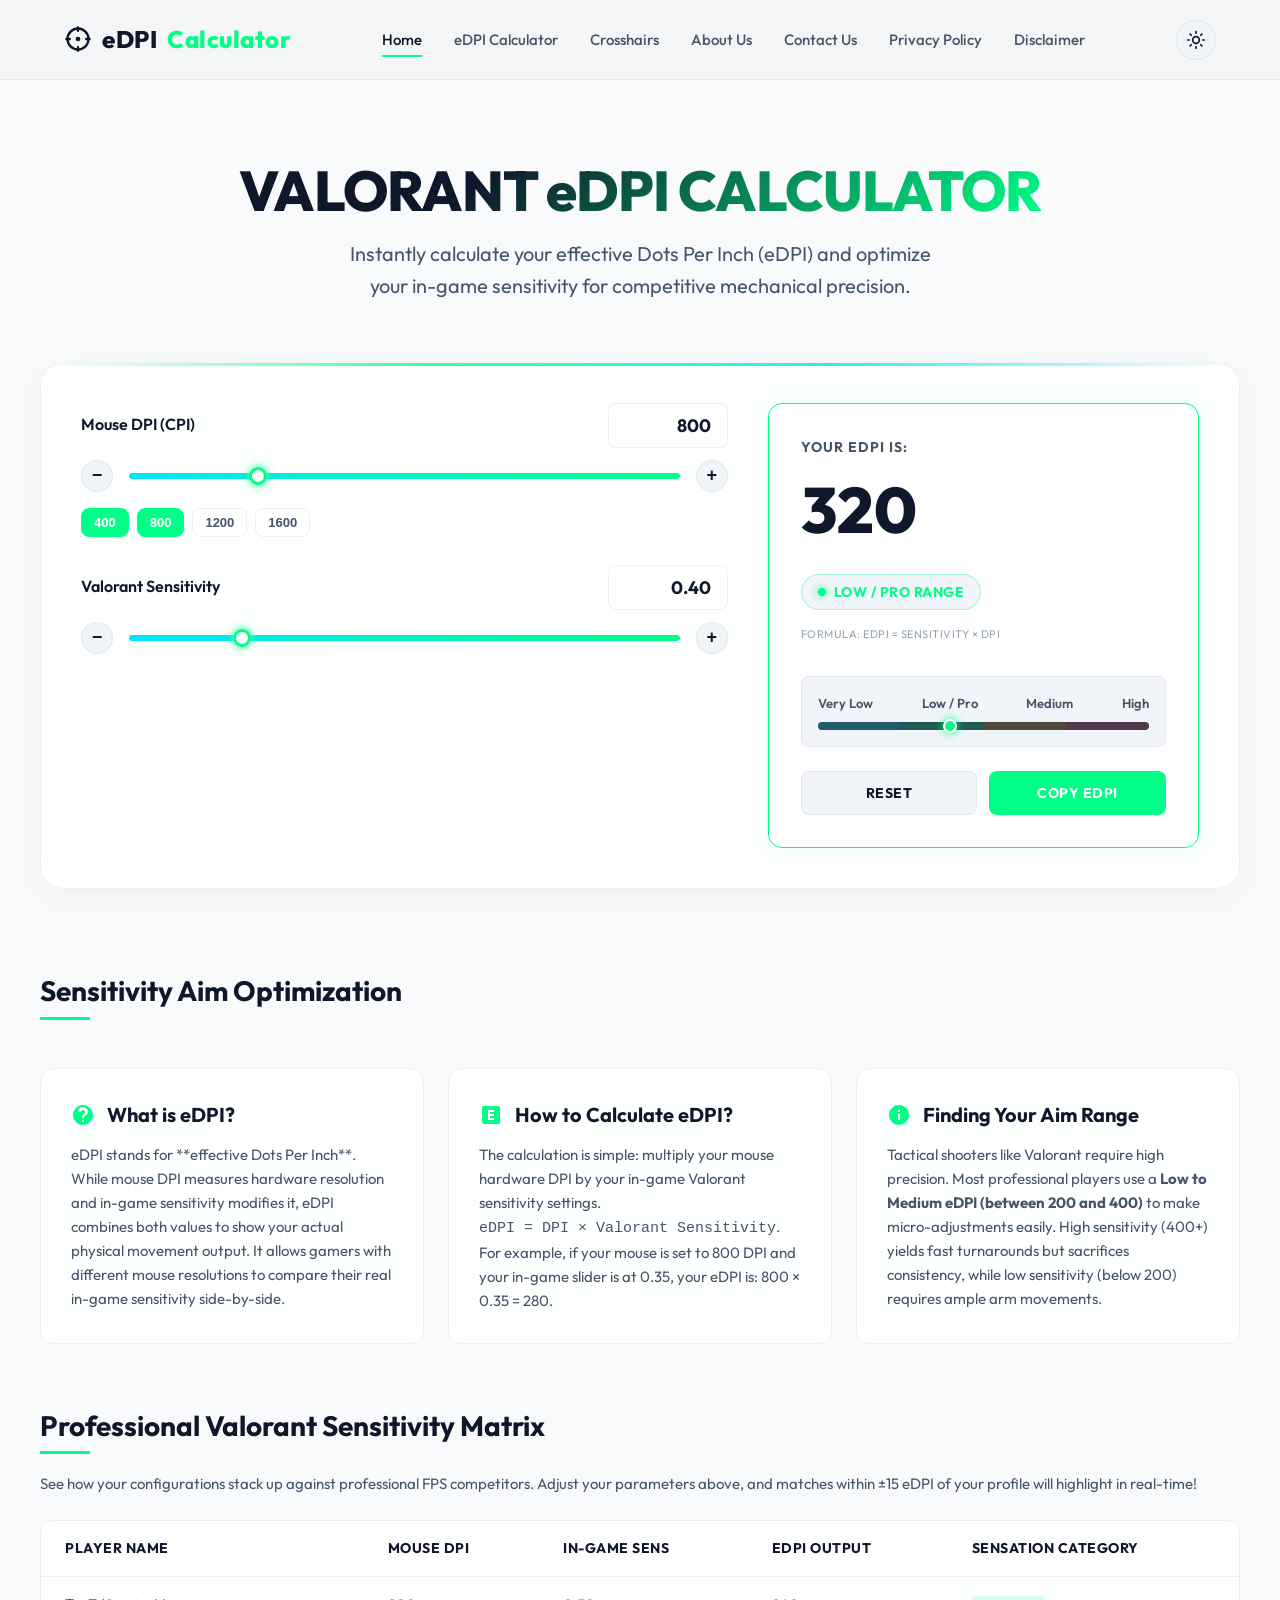
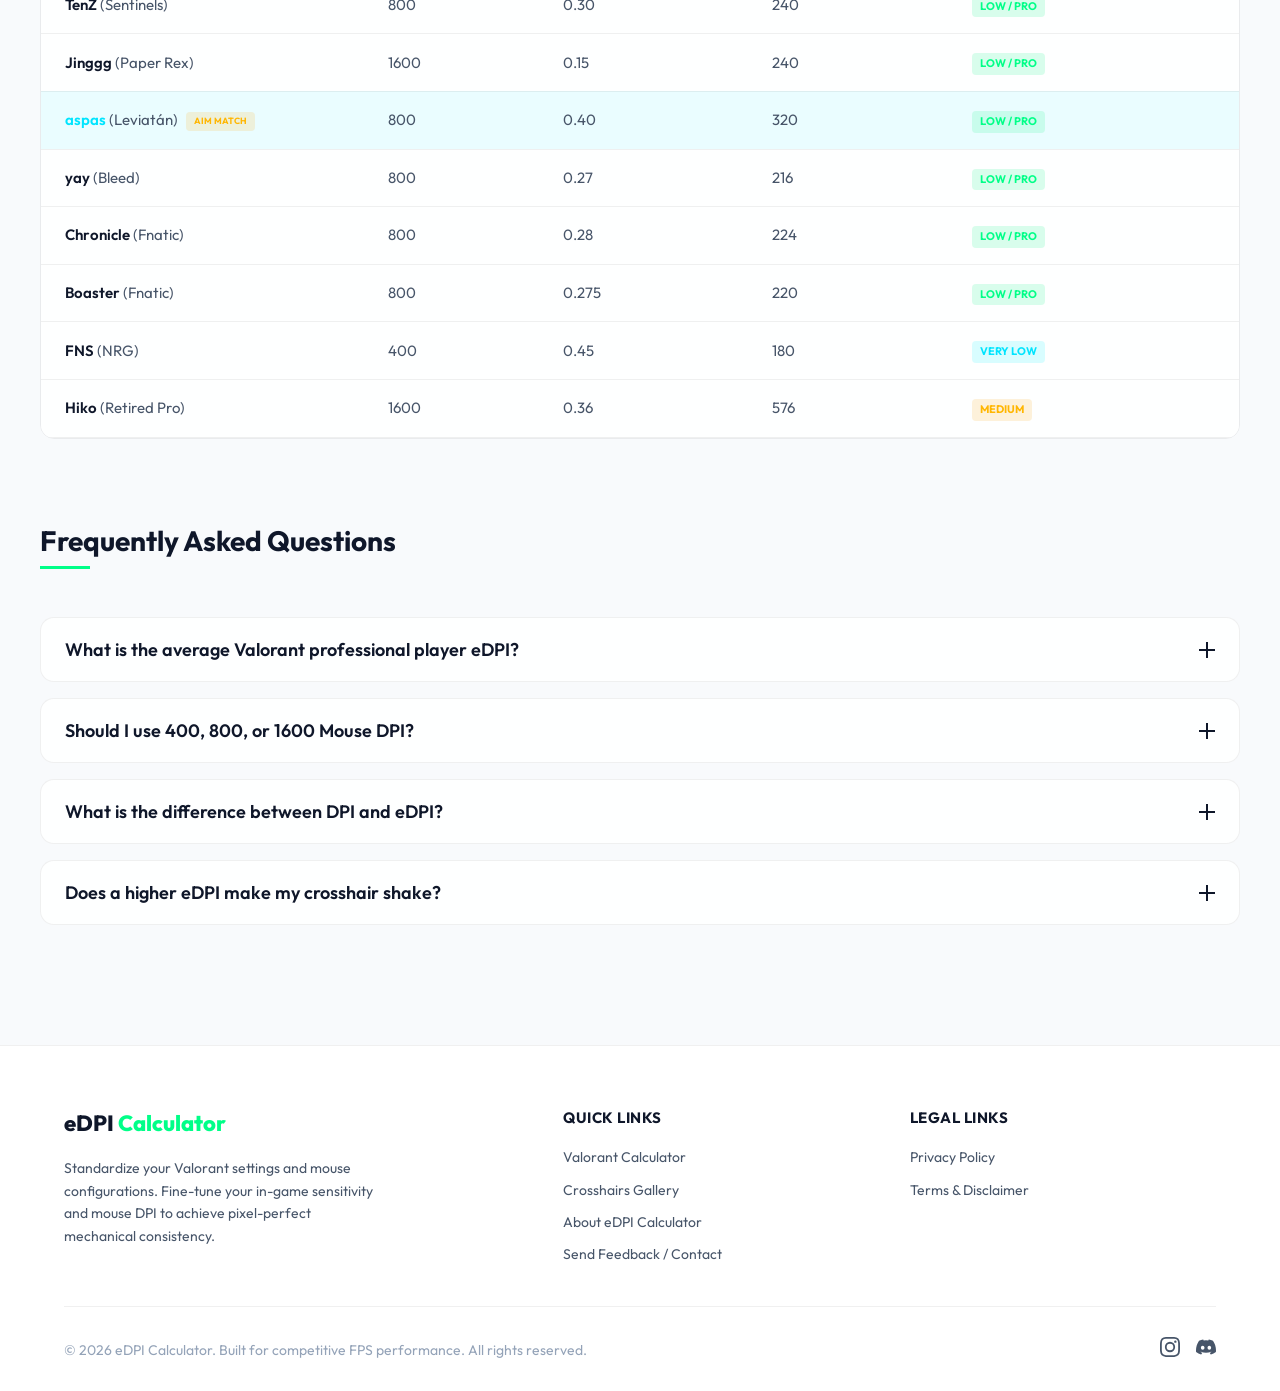
<file: Edpi calculator/index.html>
<!DOCTYPE html>
<html lang="en">
<head>
  <meta charset="UTF-8">
  <meta name="viewport" content="width=device-width, initial-scale=1.0">
  
  <!-- SEO Meta Tags -->
  <title>Valorant eDPI Calculator | eDPI Calculator</title>
  <meta name="description" content="Calculate your Valorant eDPI instantly. Compare your aim sensitivity with professional players (TenZ, aspas, Jinggg), optimize your mouse DPI settings, and read aim tips.">
  <meta name="keywords" content="Valorant eDPI calculator, Valorant sensitivity, mouse DPI, pro sensitivities, eDPI Calculator, eDPI formula">
  
  <!-- OpenGraph Social Tags -->
  <meta property="og:title" content="Valorant eDPI Calculator | eDPI Calculator">
  <meta property="og:description" content="Calculate your eDPI instantly and optimize your aim for Valorant. See how your settings compare with top professional players.">
  <meta property="og:type" content="website">
  <meta property="og:site_name" content="eDPI Calculator">
  
  <!-- Fonts & Main Stylesheet -->
  <link rel="stylesheet" href="css/style.css?v=1.3">
</head>
<body>

  <!-- Dynamic Header Placeholder -->
  <div id="header-placeholder"></div>

  <main>
    <!-- Hero Section -->
    <section class="hero container">
      <h1>VALORANT eDPI CALCULATOR</h1>
      <p>Instantly calculate your effective Dots Per Inch (eDPI) and optimize your in-game sensitivity for competitive mechanical precision.</p>
    </section>

    <!-- Calculator Card Section -->
    <section class="calculator-section container">
      <div class="glass-card">
        <div class="calculator-grid">
          
          <!-- Inputs Column -->
          <div class="calculator-inputs">
            
            <!-- Mouse DPI Input -->
            <div class="input-group">
              <div class="input-header">
                <label for="mouse-dpi">Mouse DPI (CPI)</label>
                <input type="number" id="mouse-dpi" class="numeric-input" value="800" min="100" max="16000" step="50">
              </div>
              <div class="slider-container">
                <button type="button" class="slider-btn" id="dpi-minus" aria-label="Decrease DPI">&minus;</button>
                <input type="range" id="mouse-dpi-slider" class="range-slider" min="100" max="3200" step="50" value="800">
                <button type="button" class="slider-btn" id="dpi-plus" aria-label="Increase DPI">&plus;</button>
              </div>
              <div class="preset-container">
                <button type="button" class="preset-btn active" data-value="400">400</button>
                <button type="button" class="preset-btn active" data-value="800">800</button>
                <button type="button" class="preset-btn" data-value="1200">1200</button>
                <button type="button" class="preset-btn" data-value="1600">1600</button>
              </div>
            </div>

            <!-- Valorant Sensitivity Input -->
            <div class="input-group">
              <div class="input-header">
                <label for="val-sens">Valorant Sensitivity</label>
                <input type="number" id="val-sens" class="numeric-input" value="0.40" min="0.01" max="4.00" step="0.01">
              </div>
              <div class="slider-container">
                <button type="button" class="slider-btn" id="sens-minus" aria-label="Decrease Sensitivity">&minus;</button>
                <input type="range" id="val-sens-slider" class="range-slider" min="0.01" max="2.00" step="0.01" value="0.40">
                <button type="button" class="slider-btn" id="sens-plus" aria-label="Increase Sensitivity">&plus;</button>
              </div>
            </div>

          </div>

          <!-- Result Box Column -->
          <div class="calculator-results med-glow" id="result-card">
            <div>
              <div class="result-header">Your eDPI is:</div>
              <div class="result-value-container">
                <span class="result-value" id="result-value">320</span>
              </div>
              <div class="result-category-badge" id="category-badge">
                <span class="dot" id="category-dot"></span>
                <span id="category-text">Low / Pro range</span>
              </div>
              <div class="formula-display" style="font-size: 11px; text-transform: uppercase; letter-spacing: 0.5px; color: var(--text-muted); margin-top: 16px;">
                Formula: eDPI = Sensitivity &times; DPI
              </div>
            </div>
 
            <!-- Pin Visualizer bar -->
            <div class="sens-visualizer">
              <div class="visualizer-label">
                <span>Very Low</span>
                <span>Low / Pro</span>
                <span>Medium</span>
                <span>High</span>
              </div>
              <div class="visualizer-bar">
                <div class="visualizer-zones">
                  <div class="zone zone-very-low" title="Very Low range: 0 - 200 eDPI"></div>
                  <div class="zone zone-low" title="Low / Pro range: 200 - 400 eDPI"></div>
                  <div class="zone zone-medium" title="Medium range: 400 - 800 eDPI"></div>
                  <div class="zone zone-high" title="High range: 800+ eDPI"></div>
                </div>
                <div class="visualizer-pin" id="visualizer-pin" style="left: 45%;"></div>
              </div>
            </div>

            <div class="result-actions">
              <button type="button" class="btn btn-secondary" id="reset-btn">Reset</button>
              <button type="button" class="btn btn-primary" id="copy-btn">Copy eDPI</button>
            </div>
          </div>

        </div>
      </div>
    </section>

    <!-- Aim Sensitivity Guide Grid -->
    <section class="content-section container">
      <h2 class="section-title">Sensitivity Aim Optimization</h2>
      <div class="info-grid">
        <div class="info-card">
          <h3>
            <svg viewBox="0 0 24 24" xmlns="http://www.w3.org/2000/svg">
              <path d="M12 2C6.48 2 2 6.48 2 12s4.48 10 10 10 10-4.48 10-10S17.52 2 12 2zm1 17h-2v-2h2v2zm2.07-7.75l-.9.92C13.45 12.9 13 13.5 13 15h-2v-.5c0-1.1.45-2.1 1.17-2.83l1.24-1.26c.37-.36.59-.86.59-1.41 0-1.1-.9-2-2-2s-2 .9-2 2H7c0-2.76 2.24-5 5-5s5 2.24 5 5c0 1.04-.42 1.99-1.07 2.75z"/>
            </svg>
            What is eDPI?
          </h3>
          <p>eDPI stands for **effective Dots Per Inch**. While mouse DPI measures hardware resolution and in-game sensitivity modifies it, eDPI combines both values to show your actual physical movement output. It allows gamers with different mouse resolutions to compare their real in-game sensitivity side-by-side.</p>
        </div>
        <div class="info-card">
          <h3>
            <svg viewBox="0 0 24 24" xmlns="http://www.w3.org/2000/svg">
              <path d="M19 3H5c-1.1 0-2 .9-2 2v14c0 1.1.9 2 2 2h14c1.1 0 2-.9 2-2V5c0-1.1-.9-2-2-2zm-4 6h-4v2h4v2h-4v2h4v2H9V7h6v2z"/>
            </svg>
            How to Calculate eDPI?
          </h3>
          <p>The calculation is simple: multiply your mouse hardware DPI by your in-game Valorant sensitivity settings. <br><code>eDPI = DPI &times; Valorant Sensitivity</code>.<br> For example, if your mouse is set to 800 DPI and your in-game slider is at 0.35, your eDPI is: 800 &times; 0.35 = 280.</p>
        </div>
        <div class="info-card">
          <h3>
            <svg viewBox="0 0 24 24" xmlns="http://www.w3.org/2000/svg">
              <path d="M12 2C6.48 2 2 6.48 2 12s4.48 10 10 10 10-4.48 10-10S17.52 2 12 2zm1 15h-2v-6h2v6zm0-8h-2V7h2v2z"/>
            </svg>
            Finding Your Aim Range
          </h3>
          <p>Tactical shooters like Valorant require high precision. Most professional players use a <strong>Low to Medium eDPI (between 200 and 400)</strong> to make micro-adjustments easily. High sensitivity (400+) yields fast turnarounds but sacrifices consistency, while low sensitivity (below 200) requires ample arm movements.</p>
        </div>
      </div>
    </section>

    <!-- Professional Player Comparison Section -->
    <section class="table-section container">
      <h2 class="section-title">Professional Valorant Sensitivity Matrix</h2>
      <p style="color: var(--text-secondary); margin-bottom: 24px; font-size: 15px;">See how your configurations stack up against professional FPS competitors. Adjust your parameters above, and matches within &plusmn;15 eDPI of your profile will highlight in real-time!</p>
      
      <div class="table-wrapper">
        <table class="pro-table">
          <thead>
            <tr>
              <th>Player Name</th>
              <th>Mouse DPI</th>
              <th>In-Game Sens</th>
              <th>eDPI Output</th>
              <th>Sensation Category</th>
            </tr>
          </thead>
          <tbody>
            <tr data-edpi="240">
              <td class="pro-name-cell"><span class="pro-name">TenZ</span> (Sentinels)</td>
              <td>800</td>
              <td>0.30</td>
              <td>240</td>
              <td><span class="badge badge-low">Low / Pro</span></td>
            </tr>
            <tr data-edpi="240">
              <td class="pro-name-cell"><span class="pro-name">Jinggg</span> (Paper Rex)</td>
              <td>1600</td>
              <td>0.15</td>
              <td>240</td>
              <td><span class="badge badge-low">Low / Pro</span></td>
            </tr>
            <tr data-edpi="320">
              <td class="pro-name-cell"><span class="pro-name">aspas</span> (Leviatán)</td>
              <td>800</td>
              <td>0.40</td>
              <td>320</td>
              <td><span class="badge badge-low">Low / Pro</span></td>
            </tr>
            <tr data-edpi="216">
              <td class="pro-name-cell"><span class="pro-name">yay</span> (Bleed)</td>
              <td>800</td>
              <td>0.27</td>
              <td>216</td>
              <td><span class="badge badge-low">Low / Pro</span></td>
            </tr>
            <tr data-edpi="224">
              <td class="pro-name-cell"><span class="pro-name">Chronicle</span> (Fnatic)</td>
              <td>800</td>
              <td>0.28</td>
              <td>224</td>
              <td><span class="badge badge-low">Low / Pro</span></td>
            </tr>
            <tr data-edpi="220">
              <td class="pro-name-cell"><span class="pro-name">Boaster</span> (Fnatic)</td>
              <td>800</td>
              <td>0.275</td>
              <td>220</td>
              <td><span class="badge badge-low">Low / Pro</span></td>
            </tr>
            <tr data-edpi="180">
              <td class="pro-name-cell"><span class="pro-name">FNS</span> (NRG)</td>
              <td>400</td>
              <td>0.45</td>
              <td>180</td>
              <td><span class="badge badge-very-low">Very Low</span></td>
            </tr>
            <tr data-edpi="576">
              <td class="pro-name-cell"><span class="pro-name">Hiko</span> (Retired Pro)</td>
              <td>1600</td>
              <td>0.36</td>
              <td>576</td>
              <td><span class="badge badge-medium">Medium</span></td>
            </tr>
          </tbody>
        </table>
      </div>
    </section>

    <!-- FAQ Section -->
    <section class="faq-section container">
      <h2 class="section-title">Frequently Asked Questions</h2>
      <div class="faq-container">
        
        <div class="faq-item">
          <button class="faq-question">
            What is the average Valorant professional player eDPI?
            <span class="faq-icon"></span>
          </button>
          <div class="faq-answer">
            <p>The average eDPI among professional Valorant players is approximately **280**. Most pros stay within the **200 to 320 eDPI** range, balancing smooth mouse movements with precise micro-adjustments for hitting headshots.</p>
          </div>
        </div>

        <div class="faq-item">
          <button class="faq-question">
            Should I use 400, 800, or 1600 Mouse DPI?
            <span class="faq-icon"></span>
          </button>
          <div class="faq-answer">
            <p>From an eDPI standpoint, they can perform identically (e.g., 800 DPI at 0.4 sens equals 1600 DPI at 0.2 sens). However, **1600 DPI offers slightly lower input latency** and smoother pixel transitions compared to 400 DPI. Choosing 800 or 1600 DPI is generally recommended for both Windows desktop comfort and FPS stability.</p>
          </div>
        </div>

        <div class="faq-item">
          <button class="faq-question">
            What is the difference between DPI and eDPI?
            <span class="faq-icon"></span>
          </button>
          <div class="faq-answer">
            <p>**DPI** (Dots Per Inch) is a hardware measurement representing mouse sensor sensitivity relative to physical distance traveled. **eDPI** (Effective Dots Per Inch) is a standardized score calculated by multiplying physical DPI by in-game software sensitivity multipliers, indicating the actual cursor travel speed inside the game engine.</p>
          </div>
        </div>

        <div class="faq-item">
          <button class="faq-question">
            Does a higher eDPI make my crosshair shake?
            <span class="faq-icon"></span>
          </button>
          <div class="faq-answer">
            <p>Yes. If your eDPI is very high (above 500), small physical hand micro-shakes or muscle contractions translate into significant crosshair jitter in-game, which can degrade long-range accuracy and mechanical consistency.</p>
          </div>
        </div>

      </div>
    </section>

  </main>

  <!-- Dynamic Footer Placeholder -->
  <div id="footer-placeholder"></div>

  <!-- Component & Logic JavaScript Bundles -->
  <script src="js/components.js?v=1.3"></script>
  <script src="js/calculator.js?v=1.3"></script>
</body>
</html>
</file>
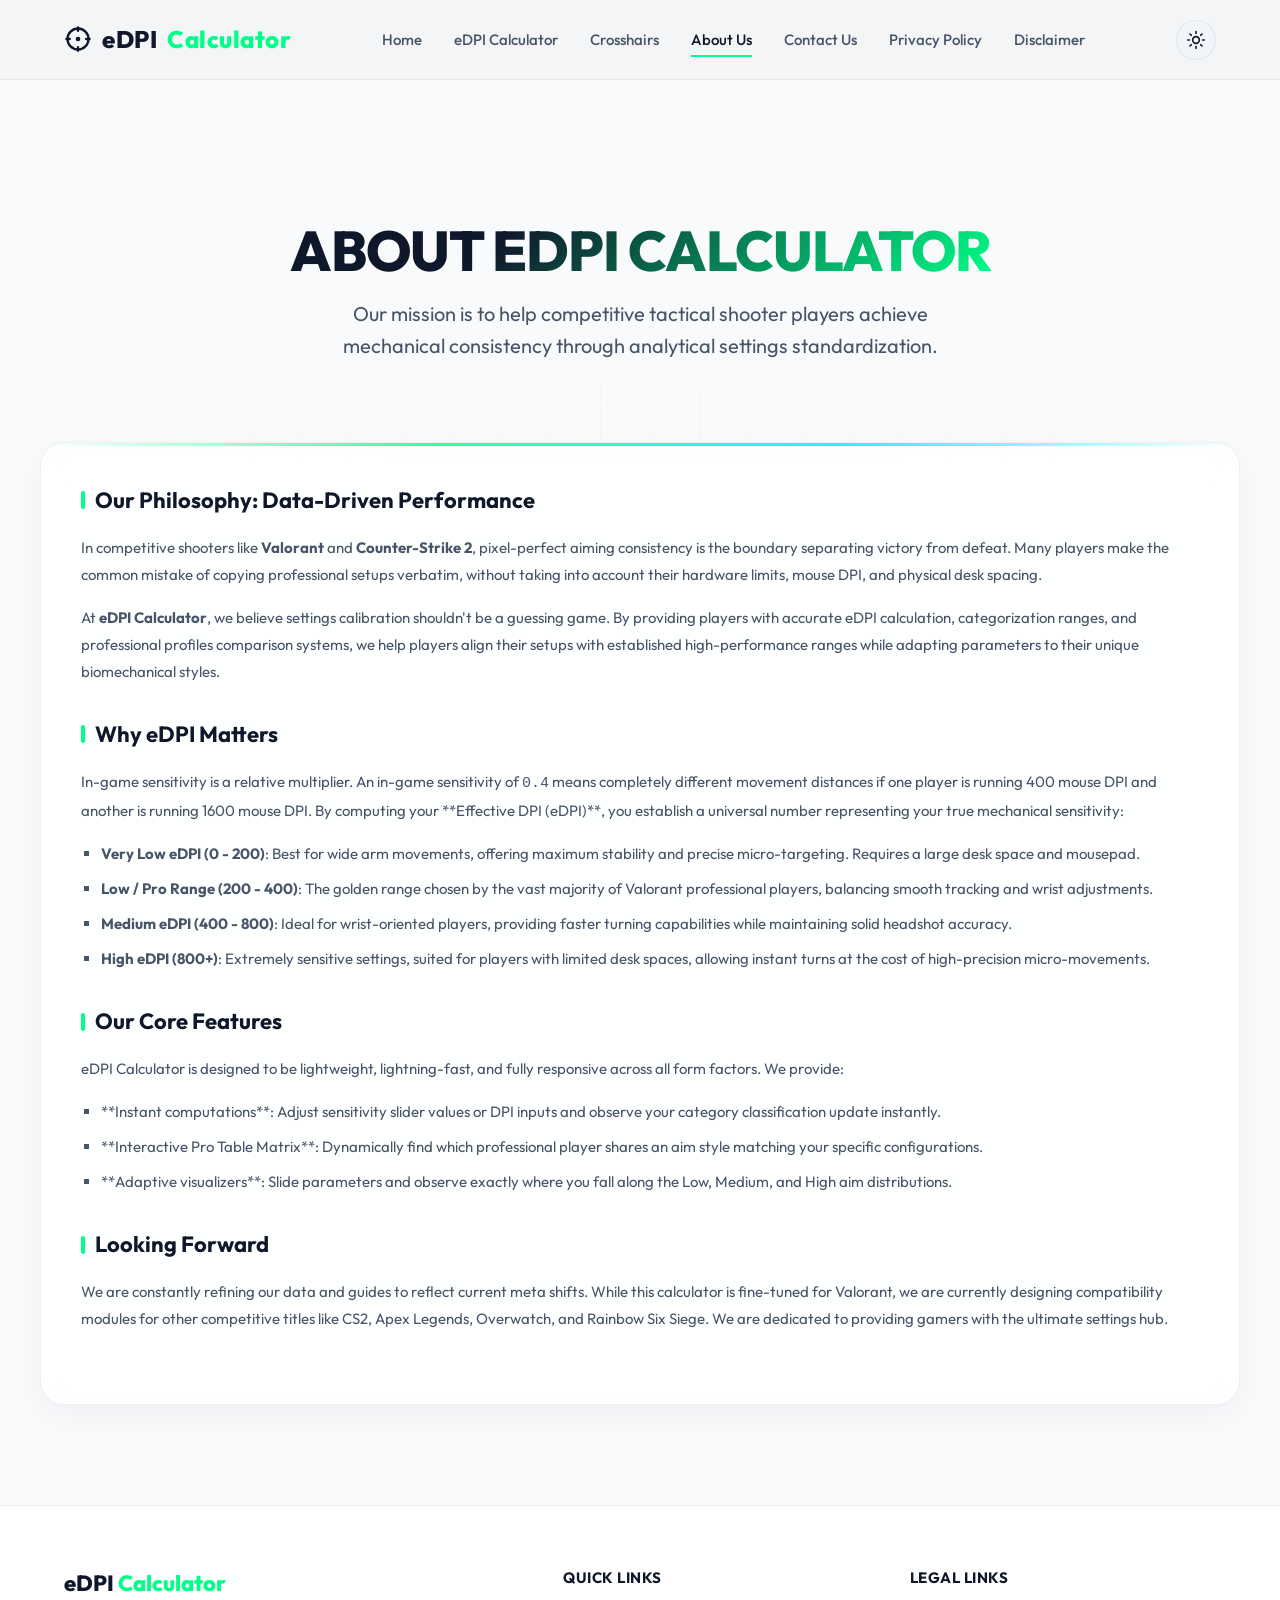
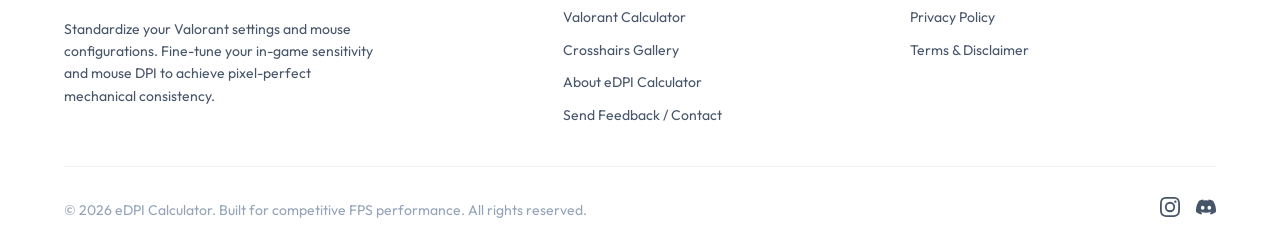
<file: Edpi calculator/about.html>
<!DOCTYPE html>
<html lang="en">
<head>
  <meta charset="UTF-8">
  <meta name="viewport" content="width=device-width, initial-scale=1.0">
  
  <!-- SEO Meta Tags -->
  <title>About Us | eDPI Calculator</title>
  <meta name="description" content="Learn about eDPI Calculator. We design tools to help gamers standardize mouse configurations, compute accurate eDPI values, and build muscle memory consistency for tactical shooters.">
  <meta name="keywords" content="about eDPI Calculator, aim consistency, mouse sensitivity calibration, FPS gaming utilities">
  
  <!-- Fonts & Main Stylesheet -->
  <link rel="stylesheet" href="css/style.css?v=1.3">
</head>
<body>

  <!-- Dynamic Header Placeholder -->
  <div id="header-placeholder"></div>

  <main>
    <section class="content-section container">
      <div class="hero">
        <h1>ABOUT EDPI CALCULATOR</h1>
        <p>Our mission is to help competitive tactical shooter players achieve mechanical consistency through analytical settings standardization.</p>
      </div>

      <div class="glass-card legal-card">
        <div class="legal-section">
          <h2>Our Philosophy: Data-Driven Performance</h2>
          <p>In competitive shooters like <strong>Valorant</strong> and <strong>Counter-Strike 2</strong>, pixel-perfect aiming consistency is the boundary separating victory from defeat. Many players make the common mistake of copying professional setups verbatim, without taking into account their hardware limits, mouse DPI, and physical desk spacing.</p>
          <p>At <strong>eDPI Calculator</strong>, we believe settings calibration shouldn't be a guessing game. By providing players with accurate eDPI calculation, categorization ranges, and professional profiles comparison systems, we help players align their setups with established high-performance ranges while adapting parameters to their unique biomechanical styles.</p>
        </div>

        <div class="legal-section">
          <h2>Why eDPI Matters</h2>
          <p>In-game sensitivity is a relative multiplier. An in-game sensitivity of <code>0.4</code> means completely different movement distances if one player is running 400 mouse DPI and another is running 1600 mouse DPI. By computing your **Effective DPI (eDPI)**, you establish a universal number representing your true mechanical sensitivity:</p>
          <ul>
            <li><strong>Very Low eDPI (0 - 200)</strong>: Best for wide arm movements, offering maximum stability and precise micro-targeting. Requires a large desk space and mousepad.</li>
            <li><strong>Low / Pro Range (200 - 400)</strong>: The golden range chosen by the vast majority of Valorant professional players, balancing smooth tracking and wrist adjustments.</li>
            <li><strong>Medium eDPI (400 - 800)</strong>: Ideal for wrist-oriented players, providing faster turning capabilities while maintaining solid headshot accuracy.</li>
            <li><strong>High eDPI (800+)</strong>: Extremely sensitive settings, suited for players with limited desk spaces, allowing instant turns at the cost of high-precision micro-movements.</li>
          </ul>
        </div>

        <div class="legal-section">
          <h2>Our Core Features</h2>
          <p>eDPI Calculator is designed to be lightweight, lightning-fast, and fully responsive across all form factors. We provide:</p>
          <ul>
            <li>**Instant computations**: Adjust sensitivity slider values or DPI inputs and observe your category classification update instantly.</li>
            <li>**Interactive Pro Table Matrix**: Dynamically find which professional player shares an aim style matching your specific configurations.</li>
            <li>**Adaptive visualizers**: Slide parameters and observe exactly where you fall along the Low, Medium, and High aim distributions.</li>
          </ul>
        </div>

        <div class="legal-section">
          <h2>Looking Forward</h2>
          <p>We are constantly refining our data and guides to reflect current meta shifts. While this calculator is fine-tuned for Valorant, we are currently designing compatibility modules for other competitive titles like CS2, Apex Legends, Overwatch, and Rainbow Six Siege. We are dedicated to providing gamers with the ultimate settings hub.</p>
        </div>
      </div>
    </section>
  </main>

  <!-- Dynamic Footer Placeholder -->
  <div id="footer-placeholder"></div>

  <!-- Component Logic JS -->
  <script src="js/components.js?v=1.3"></script>
</body>
</html>
</file>
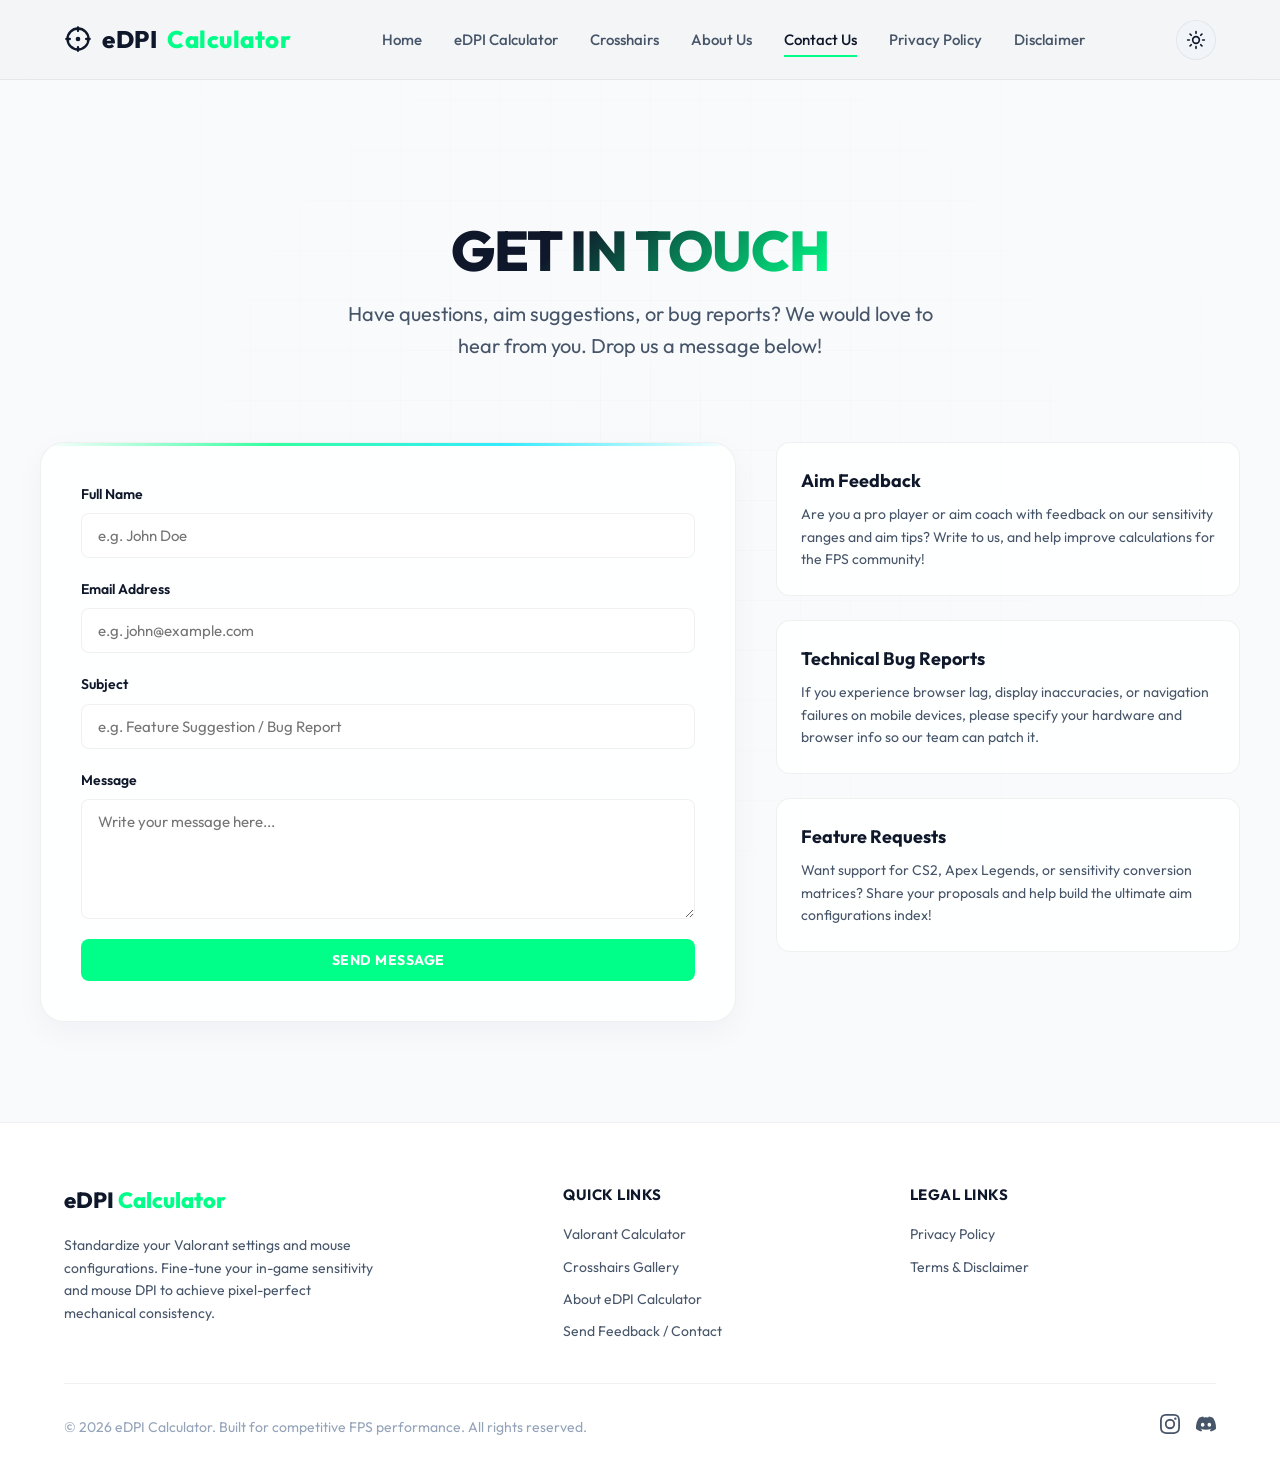
<file: Edpi calculator/contact.html>
<!DOCTYPE html>
<html lang="en">
<head>
  <meta charset="UTF-8">
  <meta name="viewport" content="width=device-width, initial-scale=1.0">
  
  <!-- SEO Meta Tags -->
  <title>Contact Us | eDPI Calculator</title>
  <meta name="description" content="Get in touch with eDPI Calculator. Send us your aim feedback, report calculation bugs, propose features, or share suggestions for our eDPI tools.">
  <meta name="keywords" content="contact eDPI Calculator, support form, feedback, bug report">
  
  <!-- Fonts & Main Stylesheet -->
  <link rel="stylesheet" href="css/style.css?v=1.3">
</head>
<body>

  <!-- Dynamic Header Placeholder -->
  <div id="header-placeholder"></div>

  <main>
    <section class="content-section container">
      <div class="hero">
        <h1>GET IN TOUCH</h1>
        <p>Have questions, aim suggestions, or bug reports? We would love to hear from you. Drop us a message below!</p>
      </div>

      <div class="contact-grid">
        <!-- Contact Form -->
        <div class="glass-card contact-card">
          <form id="contact-form" class="contact-form">
            <div class="form-group">
              <label for="contact-name">Full Name</label>
              <input type="text" id="contact-name" class="form-control" placeholder="e.g. John Doe" required>
            </div>
            
            <div class="form-group">
              <label for="contact-email">Email Address</label>
              <input type="email" id="contact-email" class="form-control" placeholder="e.g. john@example.com" required>
            </div>

            <div class="form-group">
              <label for="contact-subject">Subject</label>
              <input type="text" id="contact-subject" class="form-control" placeholder="e.g. Feature Suggestion / Bug Report" required>
            </div>

            <div class="form-group">
              <label for="contact-message">Message</label>
              <textarea id="contact-message" class="form-control" placeholder="Write your message here..." required></textarea>
            </div>

            <button type="submit" class="btn btn-primary">Send Message</button>
          </form>
        </div>

        <!-- Contact Info Sidebars -->
        <div class="contact-info-panel">
          <div class="info-box">
            <h3>Aim Feedback</h3>
            <p>Are you a pro player or aim coach with feedback on our sensitivity ranges and aim tips? Write to us, and help improve calculations for the FPS community!</p>
          </div>
          
          <div class="info-box">
            <h3>Technical Bug Reports</h3>
            <p>If you experience browser lag, display inaccuracies, or navigation failures on mobile devices, please specify your hardware and browser info so our team can patch it.</p>
          </div>

          <div class="info-box">
            <h3>Feature Requests</h3>
            <p>Want support for CS2, Apex Legends, or sensitivity conversion matrices? Share your proposals and help build the ultimate aim configurations index!</p>
          </div>
        </div>
      </div>
    </section>
  </main>

  <!-- Success Modal Overlay -->
  <div class="modal-overlay" id="success-modal">
    <div class="modal-content">
      <div class="modal-icon">
        <svg viewBox="0 0 24 24" width="32" height="32" fill="currentColor">
          <path d="M9 16.17L4.83 12l-1.42 1.41L9 19 21 7l-1.41-1.41z"/>
        </svg>
      </div>
      <h3>Message Sent!</h3>
      <p>Thank you for reaching out to eDPI Calculator. Your message has been successfully logged. Our staff will review your feedback and get back to you shortly.</p>
      <button type="button" class="btn btn-primary" id="modal-close-btn">Close Window</button>
    </div>
  </div>

  <!-- Dynamic Footer Placeholder -->
  <div id="footer-placeholder"></div>

  <!-- Component Logic & Interaction JS -->
  <script src="js/components.js?v=1.3"></script>
  <script src="js/contact.js?v=1.3"></script>
</body>
</html>
</file>
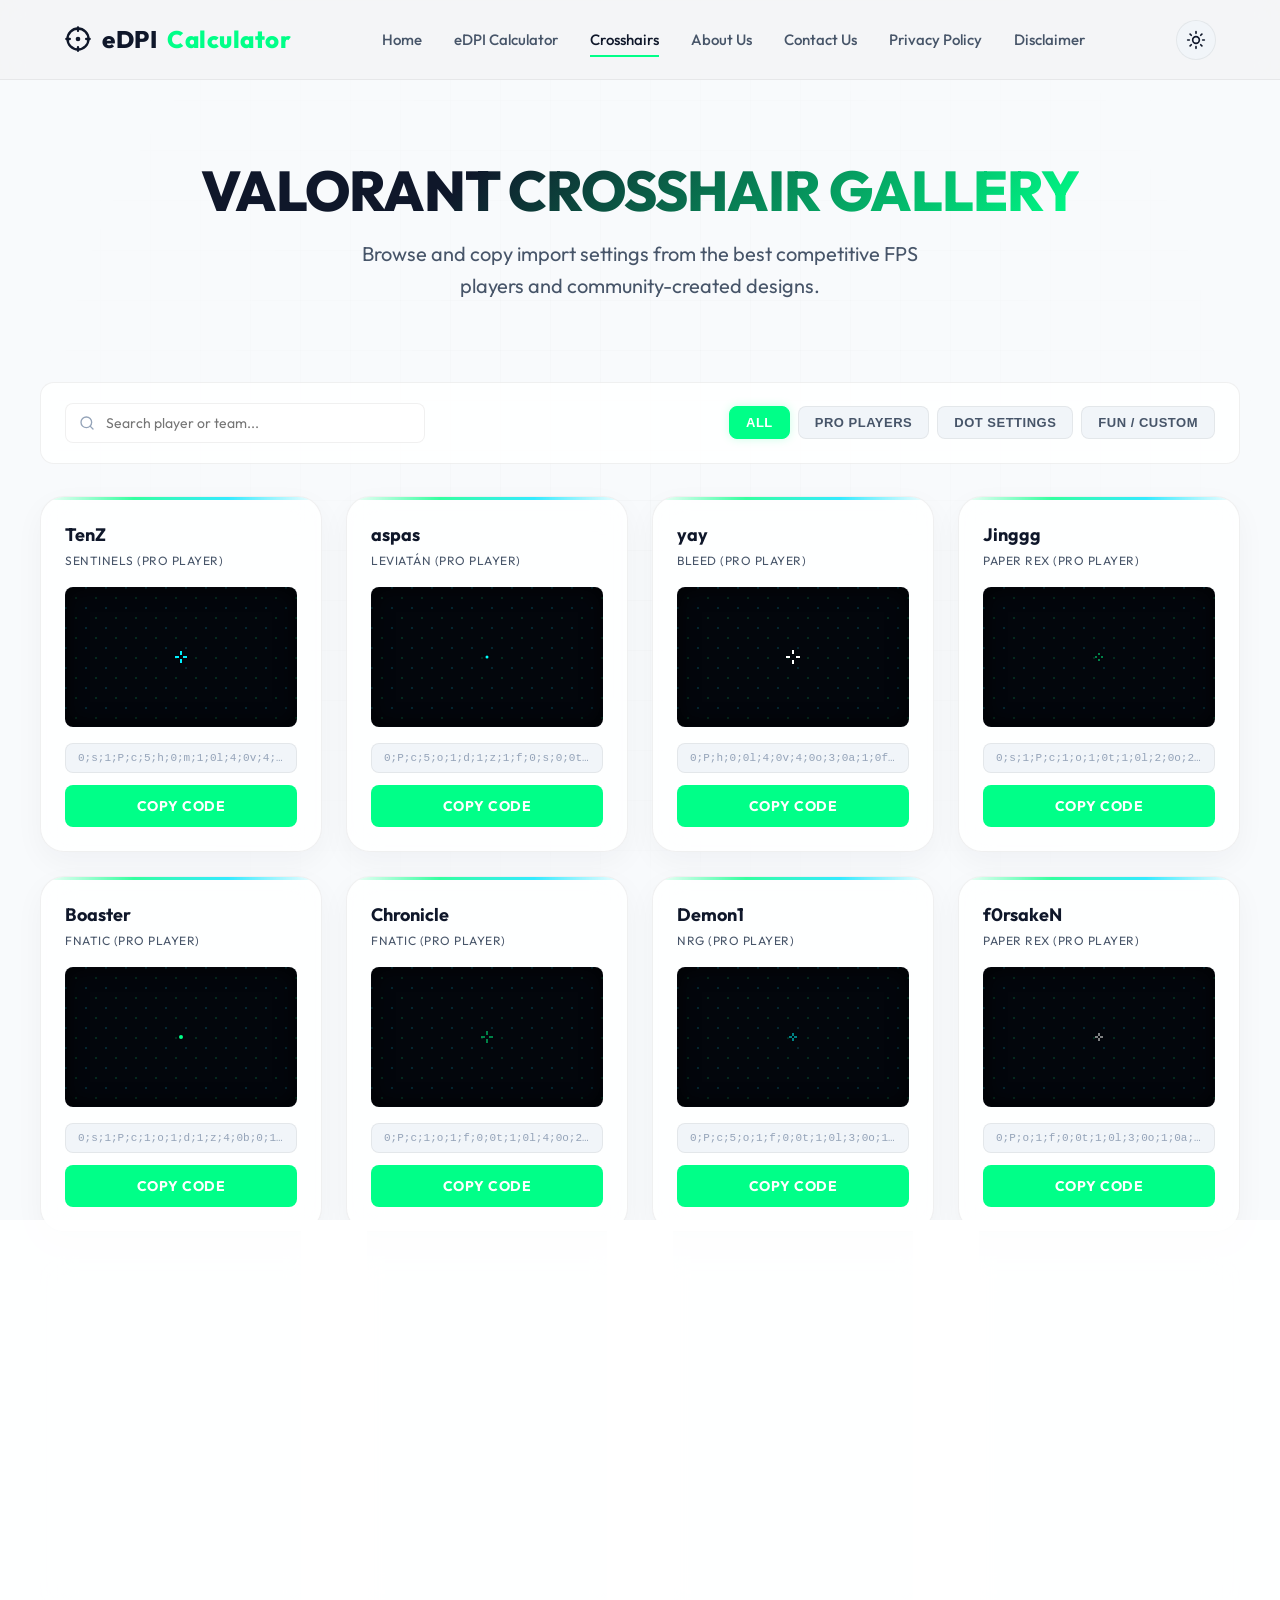
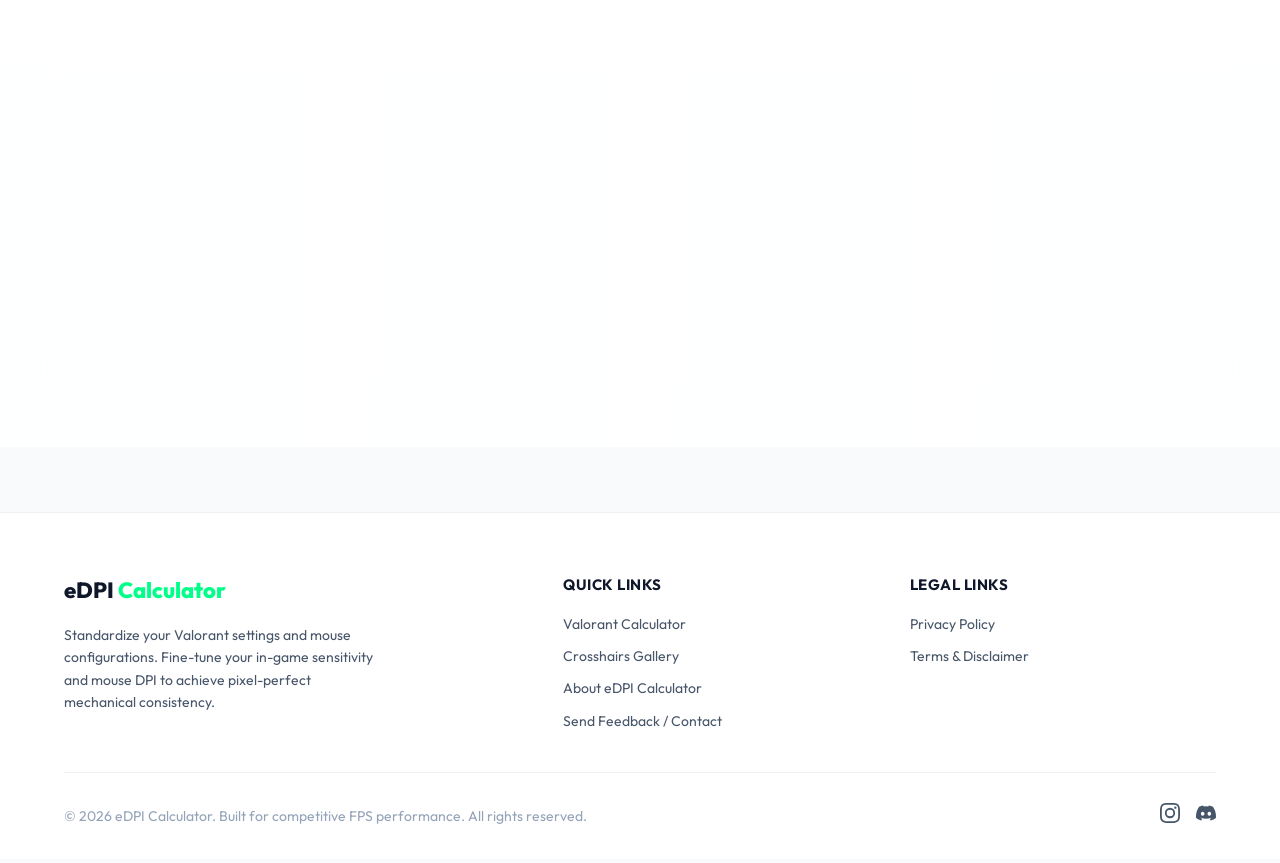
<file: Edpi calculator/crosshair.html>
<!DOCTYPE html>
<html lang="en">
<head>
  <meta charset="UTF-8">
  <meta name="viewport" content="width=device-width, initial-scale=1.0">
  
  <!-- SEO Meta Tags -->
  <title>Valorant Crosshairs Gallery | eDPI Calculator</title>
  <meta name="description" content="Browse, search, and copy Valorant crosshair codes of top professional players (TenZ, aspas, yay, Jinggg) and fun community designs. Optimize your crosshair.">
  <meta name="keywords" content="Valorant crosshairs, pro crosshairs, TenZ crosshair, copy crosshair code, Valorant codes, eDPI Calculator crosshairs">
  
  <!-- Fonts & Main Stylesheet -->
  <link rel="stylesheet" href="css/style.css?v=1.3">
</head>
<body>

  <!-- Dynamic Header Placeholder -->
  <div id="header-placeholder"></div>

  <main>
    <!-- Hero Header -->
    <section class="hero container">
      <h1>VALORANT CROSSHAIR GALLERY</h1>
      <p>Browse and copy import settings from the best competitive FPS players and community-created designs.</p>
    </section>

    <!-- Filters & Cards Grid -->
    <section class="crosshair-gallery-section container">
      <div class="filter-bar">
        <!-- Search Input -->
        <div class="search-wrapper">
          <svg class="search-icon" viewBox="0 0 24 24" fill="none" stroke="currentColor" stroke-width="2" stroke-linecap="round" stroke-linejoin="round">
            <circle cx="11" cy="11" r="8"></circle>
            <line x1="21" y1="21" x2="16.65" y2="16.65"></line>
          </svg>
          <input type="text" id="crosshair-search" class="search-input" placeholder="Search player or team...">
        </div>
        
        <!-- Category Filters -->
        <div class="filter-btn-group">
          <button type="button" class="filter-btn active" data-filter="all">All</button>
          <button type="button" class="filter-btn" data-filter="pro">Pro Players</button>
          <button type="button" class="filter-btn" data-filter="dot">Dot Settings</button>
          <button type="button" class="filter-btn" data-filter="fun">Fun / Custom</button>
        </div>
      </div>

      <!-- Cards Grid -->
      <div class="crosshair-grid" id="crosshair-grid">
        <!-- Dynamically populated via crosshair.js -->
      </div>
    </section>
  </main>

  <!-- Dynamic Footer Placeholder -->
  <div id="footer-placeholder"></div>

  <!-- Component Logic & Logic JS -->
  <script src="js/components.js?v=1.3"></script>
  <script src="js/crosshair.js?v=1.3"></script>
</body>
</html>
</file>
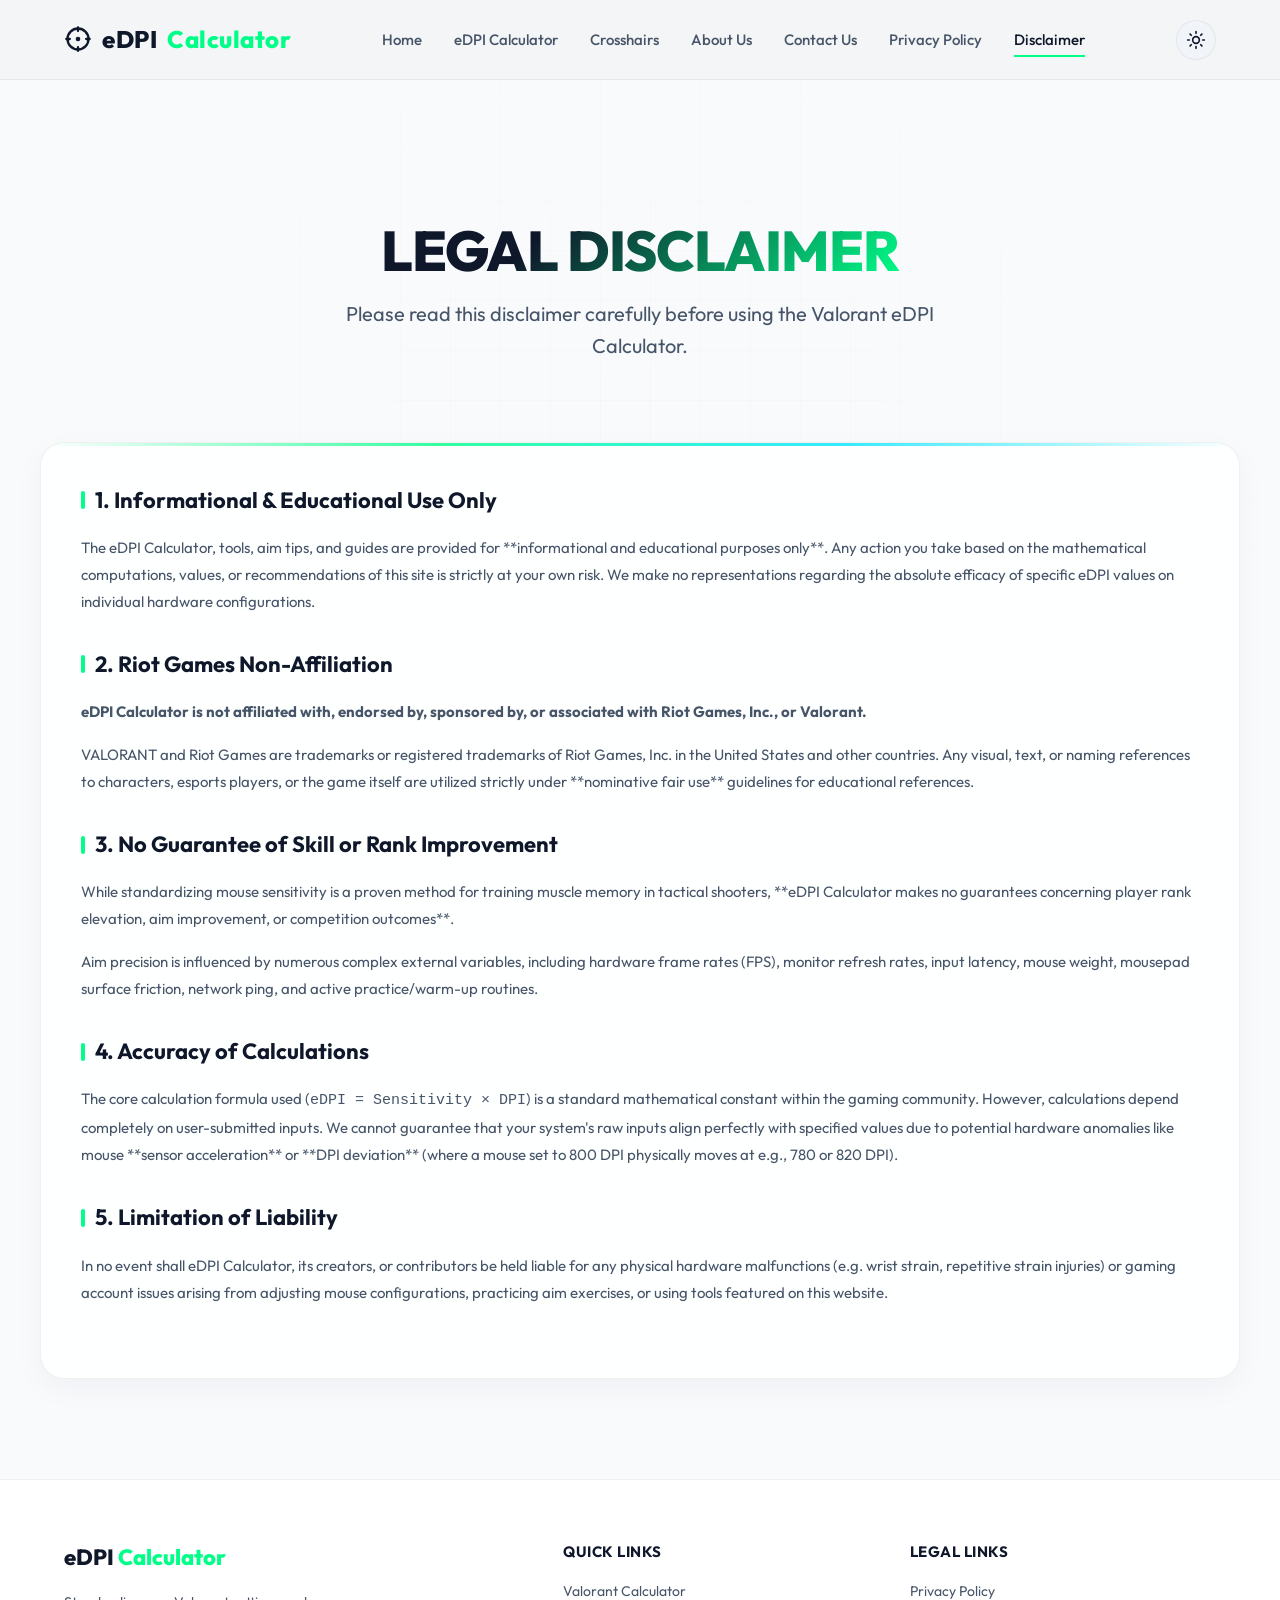
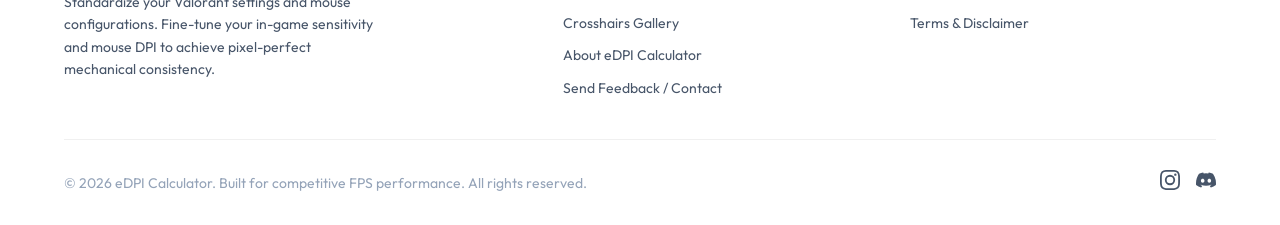
<file: Edpi calculator/disclaimer.html>
<!DOCTYPE html>
<html lang="en">
<head>
  <meta charset="UTF-8">
  <meta name="viewport" content="width=device-width, initial-scale=1.0">
  
  <!-- SEO Meta Tags -->
  <title>Disclaimer | eDPI Calculator</title>
  <meta name="description" content="Read the terms and legal disclaimers of eDPI Calculator. We are not affiliated with Riot Games or Valorant. Results do not guarantee rank improvements.">
  <meta name="keywords" content="eDPI Calculator disclaimer, terms of use, riot games trademark, gaming disclaimer">
  
  <!-- Fonts & Main Stylesheet -->
  <link rel="stylesheet" href="css/style.css?v=1.3">
</head>
<body>

  <!-- Dynamic Header Placeholder -->
  <div id="header-placeholder"></div>

  <main>
    <section class="content-section container">
      <div class="hero">
        <h1>LEGAL DISCLAIMER</h1>
        <p>Please read this disclaimer carefully before using the Valorant eDPI Calculator.</p>
      </div>

      <div class="glass-card legal-card">
        
        <div class="legal-section">
          <h2>1. Informational & Educational Use Only</h2>
          <p>The eDPI Calculator, tools, aim tips, and guides are provided for **informational and educational purposes only**. Any action you take based on the mathematical computations, values, or recommendations of this site is strictly at your own risk. We make no representations regarding the absolute efficacy of specific eDPI values on individual hardware configurations.</p>
        </div>

        <div class="legal-section">
          <h2>2. Riot Games Non-Affiliation</h2>
          <p><strong>eDPI Calculator is not affiliated with, endorsed by, sponsored by, or associated with Riot Games, Inc., or Valorant.</strong></p>
          <p>VALORANT and Riot Games are trademarks or registered trademarks of Riot Games, Inc. in the United States and other countries. Any visual, text, or naming references to characters, esports players, or the game itself are utilized strictly under **nominative fair use** guidelines for educational references.</p>
        </div>

        <div class="legal-section">
          <h2>3. No Guarantee of Skill or Rank Improvement</h2>
          <p>While standardizing mouse sensitivity is a proven method for training muscle memory in tactical shooters, **eDPI Calculator makes no guarantees concerning player rank elevation, aim improvement, or competition outcomes**.</p>
          <p>Aim precision is influenced by numerous complex external variables, including hardware frame rates (FPS), monitor refresh rates, input latency, mouse weight, mousepad surface friction, network ping, and active practice/warm-up routines.</p>
        </div>

        <div class="legal-section">
          <h2>4. Accuracy of Calculations</h2>
          <p>The core calculation formula used (<code>eDPI = Sensitivity &times; DPI</code>) is a standard mathematical constant within the gaming community. However, calculations depend completely on user-submitted inputs. We cannot guarantee that your system's raw inputs align perfectly with specified values due to potential hardware anomalies like mouse **sensor acceleration** or **DPI deviation** (where a mouse set to 800 DPI physically moves at e.g., 780 or 820 DPI).</p>
        </div>

        <div class="legal-section">
          <h2>5. Limitation of Liability</h2>
          <p>In no event shall eDPI Calculator, its creators, or contributors be held liable for any physical hardware malfunctions (e.g. wrist strain, repetitive strain injuries) or gaming account issues arising from adjusting mouse configurations, practicing aim exercises, or using tools featured on this website.</p>
        </div>

      </div>
    </section>
  </main>

  <!-- Dynamic Footer Placeholder -->
  <div id="footer-placeholder"></div>

  <!-- Component Logic JS -->
  <script src="js/components.js?v=1.3"></script>
</body>
</html>
</file>
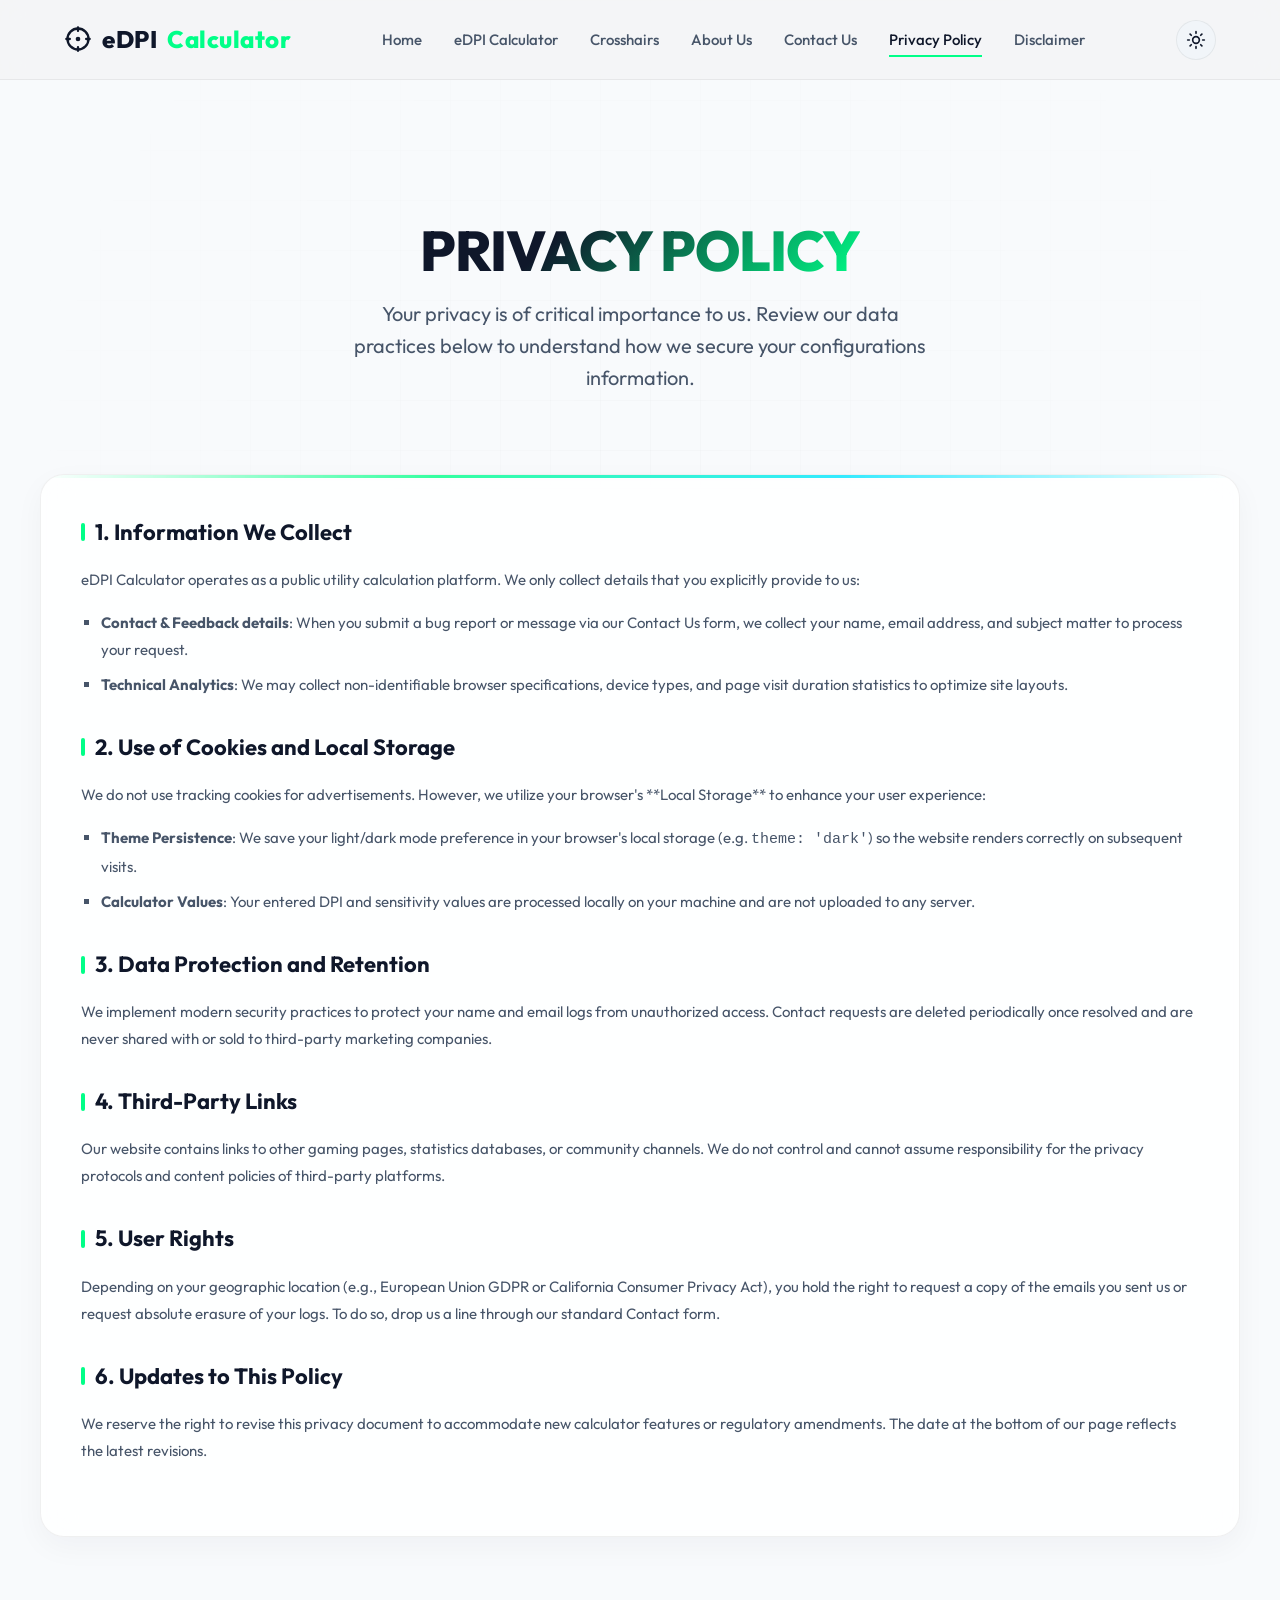
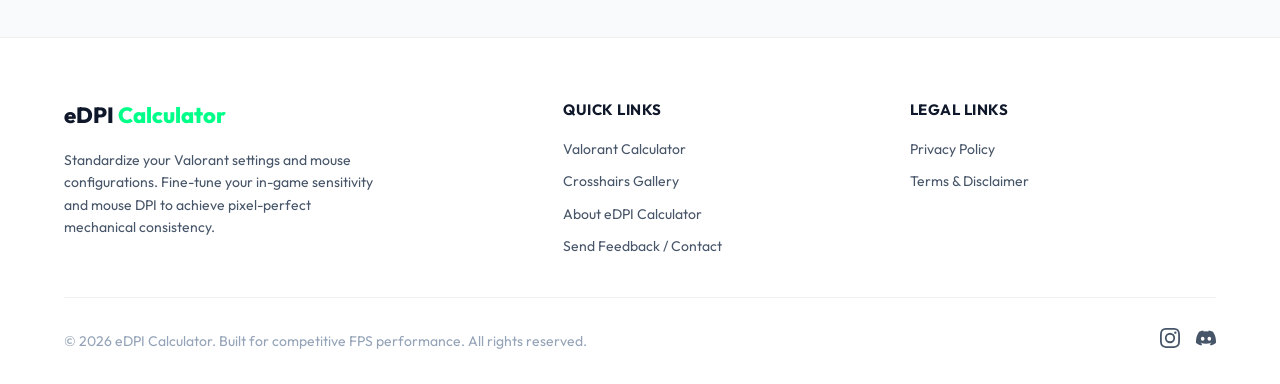
<file: Edpi calculator/privacy.html>
<!DOCTYPE html>
<html lang="en">
<head>
  <meta charset="UTF-8">
  <meta name="viewport" content="width=device-width, initial-scale=1.0">
  
  <!-- SEO Meta Tags -->
  <title>Privacy Policy | eDPI Calculator</title>
  <meta name="description" content="Read the Privacy Policy of eDPI Calculator. Learn how we handle feedback forms, use local storage settings, and protect player information.">
  <meta name="keywords" content="privacy policy, data collection, cookie usage, local storage settings, eDPI Calculator privacy">
  
  <!-- Fonts & Main Stylesheet -->
  <link rel="stylesheet" href="css/style.css?v=1.3">
</head>
<body>

  <!-- Dynamic Header Placeholder -->
  <div id="header-placeholder"></div>

  <main>
    <section class="content-section container">
      <div class="hero">
        <h1>PRIVACY POLICY</h1>
        <p>Your privacy is of critical importance to us. Review our data practices below to understand how we secure your configurations information.</p>
      </div>

      <div class="glass-card legal-card">
        
        <div class="legal-section">
          <h2>1. Information We Collect</h2>
          <p>eDPI Calculator operates as a public utility calculation platform. We only collect details that you explicitly provide to us:</p>
          <ul>
            <li><strong>Contact & Feedback details</strong>: When you submit a bug report or message via our Contact Us form, we collect your name, email address, and subject matter to process your request.</li>
            <li><strong>Technical Analytics</strong>: We may collect non-identifiable browser specifications, device types, and page visit duration statistics to optimize site layouts.</li>
          </ul>
        </div>

        <div class="legal-section">
          <h2>2. Use of Cookies and Local Storage</h2>
          <p>We do not use tracking cookies for advertisements. However, we utilize your browser's **Local Storage** to enhance your user experience:</p>
          <ul>
            <li><strong>Theme Persistence</strong>: We save your light/dark mode preference in your browser's local storage (e.g. <code>theme: 'dark'</code>) so the website renders correctly on subsequent visits.</li>
            <li><strong>Calculator Values</strong>: Your entered DPI and sensitivity values are processed locally on your machine and are not uploaded to any server.</li>
          </ul>
        </div>

        <div class="legal-section">
          <h2>3. Data Protection and Retention</h2>
          <p>We implement modern security practices to protect your name and email logs from unauthorized access. Contact requests are deleted periodically once resolved and are never shared with or sold to third-party marketing companies.</p>
        </div>

        <div class="legal-section">
          <h2>4. Third-Party Links</h2>
          <p>Our website contains links to other gaming pages, statistics databases, or community channels. We do not control and cannot assume responsibility for the privacy protocols and content policies of third-party platforms.</p>
        </div>

        <div class="legal-section">
          <h2>5. User Rights</h2>
          <p>Depending on your geographic location (e.g., European Union GDPR or California Consumer Privacy Act), you hold the right to request a copy of the emails you sent us or request absolute erasure of your logs. To do so, drop us a line through our standard Contact form.</p>
        </div>

        <div class="legal-section">
          <h2>6. Updates to This Policy</h2>
          <p>We reserve the right to revise this privacy document to accommodate new calculator features or regulatory amendments. The date at the bottom of our page reflects the latest revisions.</p>
        </div>

      </div>
    </section>
  </main>

  <!-- Dynamic Footer Placeholder -->
  <div id="footer-placeholder"></div>

  <!-- Component Logic JS -->
  <script src="js/components.js?v=1.3"></script>
</body>
</html>
</file>
<file: Edpi calculator/css/style.css>
/* 
  eDPI Calculator - Valorant eDPI Calculator
  Premium Gaming UI Design System
*/

@import url('https://fonts.googleapis.com/css2?family=Outfit:wght@300;400;500;600;700;800&display=swap');

/* --- Theme Variables --- */
:root {
  /* Dark Theme (Default) */
  --bg-primary: #050811;
  --bg-secondary: #0a0f1d;
  --bg-tertiary: #12182c;
  --card-bg: rgba(10, 15, 29, 0.75);
  --card-border: rgba(0, 229, 255, 0.08);
  --card-border-glow: rgba(0, 255, 136, 0.12);
  --text-primary: #f9fafb;
  --text-secondary: #9ca3af;
  --text-muted: #6b7280;
  
  --shadow-neon: 0 0 25px rgba(0, 255, 136, 0.25);
  --shadow-neon-cyan: 0 0 25px rgba(0, 229, 255, 0.2);
  --shadow-neon-green: 0 0 25px rgba(0, 255, 136, 0.2);
  --shadow-card: 0 12px 40px rgba(0, 0, 0, 0.7);
  
  /* Shared Colors */
  --primary: #00ff88; /* Neon Emerald Green */
  --primary-hover: #39ff14;
  --primary-rgb: 0, 255, 136;
  
  --secondary: #00e5ff; /* Cyber Cyan */
  --secondary-hover: #80f0ff;
  --secondary-rgb: 0, 229, 255;
  
  --accent-purple: #8b5cf6; /* Electric Purple */
  --accent-purple-hover: #a78bfa;
  
  --success: #00ff88; /* Green range */
  --warning: #ffb703; /* Amber range */
  
  --font-sans: 'Outfit', sans-serif;
  --transition-fast: 0.2s cubic-bezier(0.4, 0, 0.2, 1);
  --transition-normal: 0.3s cubic-bezier(0.4, 0, 0.2, 1);
  
  --border-radius-sm: 8px;
  --border-radius-md: 14px;
  --border-radius-lg: 24px;
  
  --header-height: 80px;
}

/* Light Theme Overrides */
body.light-theme {
  --bg-primary: #f8fafc;
  --bg-secondary: #ffffff;
  --bg-tertiary: #f1f5f9;
  --card-bg: rgba(255, 255, 255, 0.85);
  --card-border: rgba(0, 0, 0, 0.06);
  --card-border-glow: rgba(0, 255, 136, 0.08);
  --text-primary: #0f172a;
  --text-secondary: #475569;
  --text-muted: #94a3b8;
  
  --shadow-neon: 0 0 20px rgba(0, 255, 136, 0.1);
  --shadow-neon-cyan: 0 0 20px rgba(0, 229, 255, 0.08);
  --shadow-neon-green: 0 0 20px rgba(0, 255, 136, 0.1);
  --shadow-card: 0 10px 30px rgba(15, 23, 42, 0.04);
}

/* --- Base & Reset --- */
* {
  box-sizing: border-box;
  margin: 0;
  padding: 0;
}

html {
  scroll-behavior: smooth;
  height: 100%;
}

body {
  font-family: var(--font-sans);
  background-color: var(--bg-primary);
  color: var(--text-primary);
  min-height: 100vh;
  display: flex;
  flex-direction: column;
  line-height: 1.6;
  overflow-x: hidden;
  transition: background-color var(--transition-normal), color var(--transition-normal);
  position: relative;
}

body::before {
  content: '';
  position: fixed;
  top: 0;
  left: 0;
  width: 100%;
  height: 100%;
  background-image: 
    linear-gradient(rgba(255, 255, 255, 0.005) 1px, transparent 1px),
    linear-gradient(90deg, rgba(255, 255, 255, 0.005) 1px, transparent 1px);
  background-size: 50px 50px;
  mask-image: radial-gradient(circle at 50% 50%, black, transparent 80%);
  -webkit-mask-image: radial-gradient(circle at 50% 50%, black, transparent 80%);
  z-index: -1;
  pointer-events: none;
  transition: opacity var(--transition-normal);
}

body.light-theme::before {
  background-image: 
    linear-gradient(rgba(0, 0, 0, 0.015) 1px, transparent 1px),
    linear-gradient(90deg, rgba(0, 0, 0, 0.015) 1px, transparent 1px);
  mask-image: radial-gradient(circle at 50% 50%, black, transparent 85%);
  -webkit-mask-image: radial-gradient(circle at 50% 50%, black, transparent 85%);
}

a {
  color: inherit;
  text-decoration: none;
  transition: color var(--transition-fast);
}

/* --- Layout --- */
.container {
  width: 100%;
  max-width: 1200px;
  margin: 0 auto;
  padding: 0 24px;
}

main {
  flex: 1;
  padding-bottom: 80px;
}

/* --- Header / Navigation --- */
header {
  position: sticky;
  top: 0;
  width: 100%;
  height: var(--header-height);
  background-color: rgba(8, 12, 16, 0.8);
  backdrop-filter: blur(12px);
  -webkit-backdrop-filter: blur(12px);
  border-bottom: 1px solid var(--card-border);
  z-index: 1000;
  display: flex;
  align-items: center;
  transition: background-color var(--transition-normal), border-color var(--transition-normal);
}

body.light-theme header {
  background-color: rgba(243, 244, 246, 0.8);
}

.header-container {
  display: flex;
  justify-content: space-between;
  align-items: center;
  width: 100%;
}

.logo {
  display: flex;
  align-items: center;
  gap: 10px;
  font-size: 24px;
  font-weight: 800;
  letter-spacing: 0.5px;
  color: var(--text-primary);
  cursor: pointer;
}

.logo span {
  color: var(--primary);
}

.logo svg {
  fill: var(--primary);
  width: 28px;
  height: 28px;
  transition: transform var(--transition-normal);
}

.logo:hover svg {
  transform: rotate(90deg);
}

.nav-menu {
  display: flex;
  align-items: center;
  gap: 32px;
  list-style: none;
}

.nav-link {
  font-size: 15px;
  font-weight: 500;
  color: var(--text-secondary);
  position: relative;
  padding: 8px 0;
}

.nav-link:hover, 
.nav-link.active {
  color: var(--text-primary);
}

.nav-link::after {
  content: '';
  position: absolute;
  bottom: 0;
  left: 0;
  width: 0;
  height: 2px;
  background-color: var(--primary);
  transition: width var(--transition-fast);
}

.nav-link:hover::after,
.nav-link.active::after {
  width: 100%;
}

.nav-actions {
  display: flex;
  align-items: center;
  gap: 20px;
}

/* Theme Toggle Button */
.theme-toggle-btn {
  background: var(--bg-tertiary);
  border: 1px solid var(--card-border);
  color: var(--text-primary);
  width: 40px;
  height: 40px;
  border-radius: 50%;
  cursor: pointer;
  display: flex;
  align-items: center;
  justify-content: center;
  transition: background-color var(--transition-fast), border-color var(--transition-fast), transform var(--transition-fast);
}

.theme-toggle-btn:hover {
  transform: scale(1.05);
  background-color: var(--card-border);
}

.theme-toggle-btn svg {
  width: 20px;
  height: 20px;
  stroke: currentColor;
  transition: transform 0.4s cubic-bezier(0.4, 0, 0.2, 1), color var(--transition-fast);
}

.theme-toggle-btn:hover svg {
  transform: rotate(30deg) scale(1.1);
  color: var(--primary);
}

.theme-toggle-btn .sun-icon {
  display: none;
}

body.light-theme .theme-toggle-btn .moon-icon {
  display: none;
}

body.light-theme .theme-toggle-btn .sun-icon {
  display: block;
}

/* Hamburger Icon */
.hamburger {
  display: none;
  cursor: pointer;
  background: none;
  border: none;
  width: 30px;
  height: 24px;
  position: relative;
  z-index: 1100;
}

.hamburger span {
  display: block;
  position: absolute;
  height: 2.5px;
  width: 100%;
  background: var(--text-primary);
  border-radius: 9px;
  opacity: 1;
  left: 0;
  transform: rotate(0deg);
  transition: var(--transition-normal);
}

.hamburger span:nth-child(1) { top: 0px; }
.hamburger span:nth-child(2) { top: 10px; }
.hamburger span:nth-child(3) { top: 20px; }

.hamburger.open span:nth-child(1) {
  top: 10px;
  transform: rotate(135deg);
}

.hamburger.open span:nth-child(2) {
  opacity: 0;
  left: -60px;
}

.hamburger.open span:nth-child(3) {
  top: 10px;
  transform: rotate(-135deg);
}

/* --- Hero Section --- */
.hero {
  text-align: center;
  padding: 80px 0 40px;
}

.hero h1 {
  font-size: clamp(36px, 5vw, 56px);
  font-weight: 800;
  letter-spacing: -1px;
  line-height: 1.1;
  margin-bottom: 16px;
  background: linear-gradient(135deg, #ffffff 10%, var(--primary) 55%, var(--secondary) 100%);
  -webkit-background-clip: text;
  -webkit-text-fill-color: transparent;
  display: inline-block;
  filter: drop-shadow(0 0 30px rgba(0, 255, 136, 0.15));
}

body.light-theme .hero h1 {
  background: linear-gradient(135deg, var(--text-primary) 30%, var(--primary) 100%);
  -webkit-background-clip: text;
  -webkit-text-fill-color: transparent;
  filter: none;
}

.hero p {
  font-size: clamp(16px, 2vw, 20px);
  color: var(--text-secondary);
  max-width: 600px;
  margin: 0 auto;
}

/* --- Calculator Card --- */
.calculator-section {
  padding: 20px 0;
}

.glass-card {
  background: var(--card-bg);
  backdrop-filter: blur(16px);
  -webkit-backdrop-filter: blur(16px);
  border: 1px solid var(--card-border);
  border-radius: var(--border-radius-lg);
  box-shadow: var(--shadow-card);
  padding: 40px;
  transition: border-color var(--transition-normal), box-shadow var(--transition-normal), transform var(--transition-normal);
  position: relative;
  overflow: hidden;
}

/* Premium gradient top line decoration */
.glass-card::before {
  content: '';
  position: absolute;
  top: 0;
  left: 0;
  right: 0;
  height: 3px;
  background: linear-gradient(90deg, transparent, var(--primary), var(--secondary), transparent);
  opacity: 0.8;
}

.glass-card:hover {
  border-color: rgba(0, 229, 255, 0.15);
  box-shadow: var(--shadow-card), inset 0 0 20px rgba(0, 229, 255, 0.02);
}

.calculator-grid {
  display: grid;
  grid-template-columns: 1.2fr 0.8fr;
  gap: 40px;
  align-items: stretch;
}

.calculator-inputs {
  display: flex;
  flex-direction: column;
  gap: 28px;
}

.input-group {
  display: flex;
  flex-direction: column;
  gap: 12px;
}

.input-header {
  display: flex;
  justify-content: space-between;
  align-items: center;
}

.input-header label {
  font-size: 16px;
  font-weight: 600;
  color: var(--text-primary);
}

.input-wrapper {
  position: relative;
  display: flex;
  align-items: center;
}

.numeric-input {
  width: 120px;
  background: var(--bg-secondary);
  border: 1px solid var(--card-border);
  color: var(--text-primary);
  font-family: var(--font-sans);
  font-size: 18px;
  font-weight: 700;
  padding: 10px 16px;
  border-radius: var(--border-radius-sm);
  text-align: right;
  outline: none;
  transition: border-color var(--transition-fast), box-shadow var(--transition-fast);
}

.numeric-input:focus {
  border-color: var(--primary);
  box-shadow: 0 0 10px rgba(255, 70, 85, 0.3);
}

/* Removes spin arrows */
.numeric-input::-webkit-outer-spin-button,
.numeric-input::-webkit-inner-spin-button {
  -webkit-appearance: none;
  margin: 0;
}
.numeric-input[type=number] {
  -moz-appearance: textfield;
}

/* Custom Range Sliders */
.slider-container {
  display: flex;
  align-items: center;
  gap: 16px;
  width: 100%;
}

.slider-btn {
  background: var(--bg-tertiary);
  border: 1px solid var(--card-border);
  color: var(--text-primary);
  width: 32px;
  height: 32px;
  border-radius: 50%;
  display: flex;
  align-items: center;
  justify-content: center;
  cursor: pointer;
  font-size: 18px;
  font-weight: 600;
  transition: background-color var(--transition-fast), transform var(--transition-fast);
}

.slider-btn:hover {
  background-color: var(--primary);
  color: #fff;
  transform: scale(1.05);
}

.range-slider {
  -webkit-appearance: none;
  appearance: none;
  flex: 1;
  height: 6px;
  border-radius: 3px;
  background: linear-gradient(90deg, var(--secondary) 0%, var(--primary) 100%);
  outline: none;
}

/* Webkit browser thumb styling */
.range-slider::-webkit-slider-thumb {
  -webkit-appearance: none;
  appearance: none;
  width: 18px;
  height: 18px;
  border-radius: 50%;
  background: #fff;
  border: 3px solid var(--primary);
  cursor: pointer;
  box-shadow: 0 0 10px var(--primary), 0 0 5px rgba(255, 255, 255, 0.8);
  transition: transform var(--transition-fast), background-color var(--transition-fast);
}

.range-slider::-webkit-slider-thumb:hover {
  transform: scale(1.25);
  background-color: var(--primary-hover);
}

/* Firefox browser thumb styling */
.range-slider::-moz-range-thumb {
  width: 18px;
  height: 18px;
  border: 3px solid var(--primary);
  border-radius: 50%;
  background: #fff;
  cursor: pointer;
  box-shadow: 0 0 10px var(--primary), 0 0 5px rgba(255, 255, 255, 0.8);
  transition: transform var(--transition-fast), background-color var(--transition-fast);
}

.range-slider::-moz-range-thumb:hover {
  transform: scale(1.25);
  background-color: var(--primary-hover);
}

/* Preset buttons for DPI */
.preset-container {
  display: flex;
  gap: 8px;
  margin-top: 4px;
}

.preset-btn {
  background: var(--bg-secondary);
  border: 1px solid var(--card-border);
  color: var(--text-secondary);
  padding: 6px 12px;
  font-size: 13px;
  font-weight: 600;
  border-radius: var(--border-radius-sm);
  cursor: pointer;
  transition: var(--transition-fast);
}

.preset-btn:hover, 
.preset-btn.active {
  background: var(--primary);
  color: #fff;
  border-color: var(--primary);
}

/* Calculator Result Panel */
.calculator-results {
  display: flex;
  flex-direction: column;
  justify-content: space-between;
  background: var(--bg-secondary);
  border: 1px solid var(--card-border);
  border-radius: var(--border-radius-md);
  padding: 32px;
  position: relative;
  overflow: hidden;
  transition: box-shadow var(--transition-normal), border-color var(--transition-normal);
}

.calculator-results.very-low-glow {
  border-color: var(--secondary);
  box-shadow: var(--shadow-neon-cyan);
  animation: pulse-cyan 4s infinite ease-in-out;
}

.calculator-results.low-glow {
  border-color: var(--primary);
  box-shadow: var(--shadow-neon-green);
  animation: pulse-green 4s infinite ease-in-out;
}

.calculator-results.med-glow {
  border-color: var(--warning);
  box-shadow: 0 0 25px rgba(245, 158, 11, 0.2);
  animation: pulse-warning 4s infinite ease-in-out;
}

.calculator-results.high-glow {
  border-color: #ff4655;
  box-shadow: 0 0 25px rgba(255, 70, 85, 0.25);
  animation: pulse-high 4s infinite ease-in-out;
}

.calculator-results.error-state {
  border-color: rgba(255, 70, 85, 0.4);
  box-shadow: 0 0 15px rgba(255, 70, 85, 0.1);
}

@keyframes pulse-cyan {
  0% { box-shadow: 0 0 15px rgba(0, 229, 255, 0.15); }
  50% { box-shadow: 0 0 25px rgba(0, 229, 255, 0.35); }
  100% { box-shadow: 0 0 15px rgba(0, 229, 255, 0.15); }
}
@keyframes pulse-green {
  0% { box-shadow: 0 0 15px rgba(0, 255, 136, 0.15); }
  50% { box-shadow: 0 0 25px rgba(0, 255, 136, 0.35); }
  100% { box-shadow: 0 0 15px rgba(0, 255, 136, 0.15); }
}
@keyframes pulse-warning {
  0% { box-shadow: 0 0 15px rgba(255, 183, 3, 0.15); }
  50% { box-shadow: 0 0 25px rgba(255, 183, 3, 0.35); }
  100% { box-shadow: 0 0 15px rgba(255, 183, 3, 0.15); }
}
@keyframes pulse-high {
  0% { box-shadow: 0 0 15px rgba(255, 70, 85, 0.15); }
  50% { box-shadow: 0 0 25px rgba(255, 70, 85, 0.35); }
  100% { box-shadow: 0 0 15px rgba(255, 70, 85, 0.15); }
}

.calculator-results.error-state .result-value {
  font-size: clamp(16px, 2vw, 20px);
  color: #ff4655;
  font-weight: 600;
  text-align: center;
  display: block;
  white-space: normal;
  line-height: 1.4;
  margin: 10px 0;
}

.calculator-results.error-state .result-category-badge,
.calculator-results.error-state .sens-visualizer {
  display: none;
}

.result-header {
  font-size: 14px;
  font-weight: 700;
  letter-spacing: 1px;
  text-transform: uppercase;
  color: var(--text-secondary);
}

.result-value-container {
  margin: 20px 0;
}

.result-value {
  font-size: 64px;
  font-weight: 800;
  line-height: 1;
  color: var(--text-primary);
}

.result-category-badge {
  display: inline-flex;
  align-items: center;
  gap: 8px;
  font-size: 14px;
  font-weight: 700;
  text-transform: uppercase;
  letter-spacing: 0.5px;
  padding: 6px 16px;
  border-radius: 50px;
  margin-top: 12px;
  background: var(--bg-tertiary);
  border: 1px solid var(--card-border);
}

.result-category-badge .dot {
  width: 8px;
  height: 8px;
  border-radius: 50%;
}

.very-low-glow .result-category-badge {
  color: var(--secondary);
  border-color: rgba(0, 240, 255, 0.3);
}
.very-low-glow .result-category-badge .dot {
  background-color: var(--secondary);
  box-shadow: 0 0 8px var(--secondary);
}

.low-glow .result-category-badge {
  color: var(--primary);
  border-color: rgba(0, 240, 127, 0.3);
}
.low-glow .result-category-badge .dot {
  background-color: var(--primary);
  box-shadow: 0 0 8px var(--primary);
}

.med-glow .result-category-badge {
  color: var(--warning);
  border-color: rgba(245, 158, 11, 0.3);
}
.med-glow .result-category-badge .dot {
  background-color: var(--warning);
  box-shadow: 0 0 8px var(--warning);
}

.high-glow .result-category-badge {
  color: #ff4655;
  border-color: rgba(255, 70, 85, 0.3);
}
.high-glow .result-category-badge .dot {
  background-color: #ff4655;
  box-shadow: 0 0 8px #ff4655;
}

.result-actions {
  display: grid;
  grid-template-columns: 1fr 1fr;
  gap: 12px;
  margin-top: 24px;
}

.btn {
  display: inline-flex;
  align-items: center;
  justify-content: center;
  gap: 8px;
  font-family: var(--font-sans);
  font-size: 14px;
  font-weight: 700;
  padding: 12px 20px;
  border-radius: var(--border-radius-sm);
  cursor: pointer;
  outline: none;
  transition: var(--transition-fast);
  text-transform: uppercase;
  letter-spacing: 0.5px;
}

.btn-primary {
  background: var(--primary);
  color: #fff;
  border: none;
}

.btn-primary:hover {
  background: var(--primary-hover);
  box-shadow: 0 0 15px rgba(0, 240, 127, 0.4);
}

.btn-secondary {
  background: var(--bg-tertiary);
  border: 1px solid var(--card-border);
  color: var(--text-primary);
}

.btn-secondary:hover {
  background: var(--card-border);
  border-color: var(--text-secondary);
}

/* Aim Sensitivity Range Visualizer */
.sens-visualizer {
  margin-top: 32px;
  background: var(--bg-tertiary);
  border-radius: var(--border-radius-sm);
  padding: 16px;
  border: 1px solid var(--card-border);
}

.visualizer-label {
  display: flex;
  justify-content: space-between;
  font-size: 13px;
  font-weight: 600;
  color: var(--text-secondary);
  margin-bottom: 8px;
}

.visualizer-bar {
  position: relative;
  height: 8px;
  background: #273549;
  border-radius: 4px;
  overflow: visible;
}

.visualizer-zones {
  position: absolute;
  inset: 0;
  display: flex;
  border-radius: 4px;
  overflow: hidden;
}

.zone {
  height: 100%;
}
.zone-very-low {
  width: 25%;
  background: rgba(0, 240, 255, 0.2);
}
.zone-low {
  width: 25%;
  background: rgba(0, 240, 127, 0.2);
}
.zone-medium {
  width: 25%;
  background: rgba(245, 158, 11, 0.2);
}
.zone-high {
  width: 25%;
  background: rgba(255, 70, 85, 0.2);
}

.visualizer-pin {
  position: absolute;
  top: 50%;
  left: 0%; /* Dynamic update */
  transform: translate(-50%, -50%);
  width: 14px;
  height: 14px;
  border-radius: 50%;
  border: 2px solid #fff;
  transition: left var(--transition-fast), background-color var(--transition-fast), box-shadow var(--transition-fast);
  z-index: 2;
}

.very-low-glow .visualizer-pin {
  background-color: var(--secondary);
  box-shadow: 0 0 10px var(--secondary);
}
.low-glow .visualizer-pin {
  background-color: var(--primary);
  box-shadow: 0 0 10px var(--primary);
}
.med-glow .visualizer-pin {
  background-color: var(--warning);
  box-shadow: 0 0 10px var(--warning);
}
.high-glow .visualizer-pin {
  background-color: #ff4655;
  box-shadow: 0 0 10px #ff4655;
}

/* --- Informational Content Sections --- */
.content-section {
  padding: 60px 0 20px;
}

.section-title {
  font-size: 28px;
  font-weight: 700;
  margin-bottom: 24px;
  position: relative;
  display: inline-block;
}

.section-title::after {
  content: '';
  position: absolute;
  bottom: -6px;
  left: 0;
  width: 50px;
  height: 3px;
  background-color: var(--primary);
}

.info-grid {
  display: grid;
  grid-template-columns: repeat(auto-fit, minmax(300px, 1fr));
  gap: 24px;
  margin-top: 30px;
}

.info-card {
  background: var(--card-bg);
  border: 1px solid var(--card-border);
  border-radius: var(--border-radius-md);
  padding: 30px;
  transition: transform var(--transition-fast), border-color var(--transition-fast);
}

.info-card:hover {
  transform: translateY(-4px);
  border-color: var(--primary);
}

.info-card h3 {
  font-size: 20px;
  font-weight: 700;
  margin-bottom: 12px;
  display: flex;
  align-items: center;
  gap: 12px;
  color: var(--text-primary);
}

.info-card h3 svg {
  fill: var(--primary);
  width: 24px;
  height: 24px;
}

.info-card p {
  color: var(--text-secondary);
  font-size: 15px;
  line-height: 1.6;
}

/* Text Content blocks */
.prose {
  color: var(--text-secondary);
  font-size: 16px;
  line-height: 1.8;
}

.prose p {
  margin-bottom: 20px;
}

.prose strong {
  color: var(--text-primary);
}

.prose code {
  background: var(--bg-secondary);
  padding: 2px 6px;
  border-radius: var(--border-radius-sm);
  font-family: monospace;
  font-size: 14px;
  color: var(--primary);
  border: 1px solid var(--card-border);
}

/* --- Interactive Pro Table --- */
.table-section {
  padding: 40px 0;
}

.table-wrapper {
  overflow-x: auto;
  border-radius: var(--border-radius-md);
  border: 1px solid var(--card-border);
}

.pro-table {
  width: 100%;
  border-collapse: collapse;
  text-align: left;
  background: var(--card-bg);
}

.pro-table th {
  background: var(--bg-secondary);
  color: var(--text-primary);
  font-weight: 700;
  padding: 16px 24px;
  font-size: 14px;
  text-transform: uppercase;
  letter-spacing: 0.5px;
  border-bottom: 1px solid var(--card-border);
}

.pro-table td {
  padding: 16px 24px;
  font-size: 15px;
  border-bottom: 1px solid var(--card-border);
  color: var(--text-secondary);
}

.pro-table tbody tr {
  transition: background-color var(--transition-fast);
}

.pro-table tbody tr:hover {
  background-color: rgba(var(--primary-rgb), 0.05);
}

.pro-name {
  font-weight: 600;
  color: var(--text-primary);
}

.pro-table tbody tr.pro-match {
  background-color: rgba(var(--secondary-rgb), 0.08);
}
.pro-table tbody tr.pro-match .pro-name {
  color: var(--secondary);
}

.badge {
  display: inline-block;
  padding: 2px 8px;
  font-size: 11px;
  font-weight: 700;
  border-radius: 4px;
  text-transform: uppercase;
}

.badge-very-low {
  background: rgba(0, 240, 255, 0.15);
  color: var(--secondary);
}
.badge-low {
  background: rgba(0, 240, 127, 0.15);
  color: var(--primary);
}
.badge-medium {
  background: rgba(245, 158, 11, 0.15);
  color: var(--warning);
}
.badge-high {
  background: rgba(255, 70, 85, 0.15);
  color: #ff4655;
}

/* --- FAQ Accordion --- */
.faq-section {
  padding: 40px 0;
}

.faq-container {
  display: flex;
  flex-direction: column;
  gap: 16px;
  margin-top: 30px;
}

.faq-item {
  background: var(--card-bg);
  border: 1px solid var(--card-border);
  border-radius: var(--border-radius-md);
  overflow: hidden;
  transition: border-color var(--transition-fast), box-shadow var(--transition-fast);
}

.faq-item:hover {
  border-color: var(--primary);
}

.faq-question {
  width: 100%;
  background: none;
  border: none;
  color: var(--text-primary);
  font-family: var(--font-sans);
  font-size: 18px;
  font-weight: 600;
  padding: 20px 24px;
  text-align: left;
  display: flex;
  justify-content: space-between;
  align-items: center;
  cursor: pointer;
  outline: none;
}

.faq-icon {
  width: 16px;
  height: 16px;
  position: relative;
  flex-shrink: 0;
  transition: transform var(--transition-normal);
}

.faq-icon::before,
.faq-icon::after {
  content: '';
  position: absolute;
  background-color: var(--text-primary);
  transition: transform var(--transition-normal);
}

/* Horizontal line */
.faq-icon::before {
  top: 7px;
  left: 0;
  width: 100%;
  height: 2px;
}

/* Vertical line */
.faq-icon::after {
  top: 0;
  left: 7px;
  width: 2px;
  height: 100%;
}

.faq-item.active .faq-icon {
  transform: rotate(45deg);
}

.faq-item.active .faq-icon::after {
  transform: rotate(90deg);
}

.faq-answer {
  max-height: 0;
  overflow: hidden;
  transition: max-height var(--transition-normal) ease-out, padding var(--transition-normal);
  color: var(--text-secondary);
  font-size: 15px;
  padding: 0 24px;
}

.faq-item.active .faq-answer {
  max-height: 200px; /* Approximate height for content */
  padding: 0 24px 20px;
}

/* --- Contact Us Form --- */
.contact-grid {
  display: grid;
  grid-template-columns: 1.2fr 0.8fr;
  gap: 40px;
  margin-top: 40px;
}

.contact-card {
  padding: 40px;
}

.contact-info-panel {
  display: flex;
  flex-direction: column;
  gap: 24px;
}

.info-box {
  background: var(--card-bg);
  border: 1px solid var(--card-border);
  border-radius: var(--border-radius-md);
  padding: 24px;
}

.info-box h3 {
  font-size: 18px;
  font-weight: 700;
  margin-bottom: 8px;
  color: var(--text-primary);
}

.info-box p {
  color: var(--text-secondary);
  font-size: 14px;
}

.contact-form {
  display: flex;
  flex-direction: column;
  gap: 20px;
}

.form-group {
  display: flex;
  flex-direction: column;
  gap: 8px;
}

.form-group label {
  font-size: 14px;
  font-weight: 600;
  color: var(--text-primary);
}

.form-control {
  background: var(--bg-secondary);
  border: 1px solid var(--card-border);
  color: var(--text-primary);
  font-family: var(--font-sans);
  font-size: 15px;
  padding: 12px 16px;
  border-radius: var(--border-radius-sm);
  outline: none;
  transition: border-color var(--transition-fast), box-shadow var(--transition-fast);
}

.form-control:focus {
  border-color: var(--primary);
  box-shadow: 0 0 10px rgba(255, 70, 85, 0.2);
}

textarea.form-control {
  resize: vertical;
  min-height: 120px;
}

/* --- Feedback Success Modal --- */
.modal-overlay {
  position: fixed;
  inset: 0;
  background-color: rgba(0, 0, 0, 0.7);
  backdrop-filter: blur(8px);
  z-index: 2000;
  display: flex;
  align-items: center;
  justify-content: center;
  opacity: 0;
  pointer-events: none;
  transition: opacity var(--transition-normal);
}

.modal-overlay.open {
  opacity: 1;
  pointer-events: auto;
}

.modal-content {
  background: var(--bg-secondary);
  border: 2px solid var(--primary);
  box-shadow: var(--shadow-neon);
  border-radius: var(--border-radius-lg);
  max-width: 480px;
  width: 90%;
  padding: 40px;
  text-align: center;
  transform: scale(0.9);
  transition: transform var(--transition-normal);
}

.modal-overlay.open .modal-content {
  transform: scale(1);
}

.modal-icon {
  width: 64px;
  height: 64px;
  border-radius: 50%;
  background: rgba(16, 185, 129, 0.15);
  color: var(--success);
  display: flex;
  align-items: center;
  justify-content: center;
  margin: 0 auto 20px;
  font-size: 32px;
}

.modal-content h3 {
  font-size: 24px;
  font-weight: 800;
  margin-bottom: 12px;
}

.modal-content p {
  color: var(--text-secondary);
  font-size: 15px;
  margin-bottom: 24px;
}

/* --- Legal / Standard Text Layout --- */
.legal-card {
  padding: 40px;
  margin-top: 40px;
}

.legal-section {
  margin-bottom: 32px;
}

.legal-section h2 {
  font-size: 22px;
  font-weight: 700;
  margin-bottom: 16px;
  color: var(--text-primary);
  display: flex;
  align-items: center;
  gap: 10px;
}

.legal-section h2::before {
  content: '';
  display: inline-block;
  width: 4px;
  height: 18px;
  background-color: var(--primary);
  border-radius: 2px;
}

.legal-section p, 
.legal-section ul {
  color: var(--text-secondary);
  font-size: 15px;
  line-height: 1.8;
  margin-bottom: 16px;
}

.legal-section ul {
  padding-left: 20px;
  list-style-type: square;
}

.legal-section li {
  margin-bottom: 8px;
}

/* --- Footer --- */
footer {
  background-color: var(--bg-secondary);
  border-top: 1px solid var(--card-border);
  padding: 60px 0 30px;
  font-size: 14px;
  color: var(--text-secondary);
  transition: background-color var(--transition-normal), border-color var(--transition-normal);
}

.footer-grid {
  display: grid;
  grid-template-columns: 1.5fr 1fr 1fr;
  gap: 40px;
  margin-bottom: 40px;
}

.footer-about {
  display: flex;
  flex-direction: column;
  gap: 16px;
}

.footer-about .footer-logo {
  font-size: 22px;
  font-weight: 800;
  color: var(--text-primary);
}

.footer-about .footer-logo span {
  color: var(--primary);
}

.footer-about p {
  line-height: 1.6;
  max-width: 320px;
}

.footer-links-group {
  display: flex;
  flex-direction: column;
  gap: 16px;
}

.footer-links-group h4 {
  font-size: 15px;
  font-weight: 700;
  color: var(--text-primary);
  text-transform: uppercase;
  letter-spacing: 0.5px;
}

.footer-links {
  list-style: none;
  display: flex;
  flex-direction: column;
  gap: 10px;
}

.footer-links a {
  color: var(--text-secondary);
}

.footer-links a:hover {
  color: var(--primary);
  padding-left: 4px;
}

.footer-links a {
  transition: padding-left var(--transition-fast), color var(--transition-fast);
}

.footer-bottom {
  border-top: 1px solid var(--card-border);
  padding-top: 30px;
  display: flex;
  justify-content: space-between;
  align-items: center;
  flex-wrap: wrap;
  gap: 20px;
}

.footer-bottom p {
  color: var(--text-muted);
}

.social-links {
  display: flex;
  gap: 16px;
}

.social-link svg {
  width: 20px;
  height: 20px;
  fill: var(--text-secondary);
  transition: fill var(--transition-fast), transform var(--transition-fast);
}

.social-link:hover svg {
  fill: var(--primary);
  transform: translateY(-2px);
}

/* --- Responsive Adaptations --- */

@media (max-width: 1024px) {
  .calculator-grid {
    grid-template-columns: 1fr;
    gap: 30px;
  }
}

@media (max-width: 768px) {
  header {
    height: 70px;
  }
  
  .hamburger {
    display: block;
  }
  
  .nav-menu {
    position: fixed;
    top: 70px;
    right: -100%;
    width: 280px;
    height: calc(100vh - 70px);
    background-color: var(--bg-secondary);
    border-left: 1px solid var(--card-border);
    flex-direction: column;
    align-items: flex-start;
    padding: 40px 24px;
    gap: 24px;
    transition: right var(--transition-normal) cubic-bezier(0.4, 0, 0.2, 1);
    z-index: 1050;
    box-shadow: -10px 0 30px rgba(0, 0, 0, 0.25);
  }
  
  .nav-menu.open {
    right: 0;
  }
  
  .nav-link {
    width: 100%;
    font-size: 18px;
    padding: 12px 0;
  }
  
  .hero {
    padding: 50px 0 30px;
  }
  
  .glass-card {
    padding: 24px;
  }
  
  .calculator-results {
    padding: 24px;
  }
  
  .result-value {
    font-size: 54px;
  }
  
  .footer-grid {
    grid-template-columns: 1fr;
    gap: 30px;
  }
  
  .contact-grid {
    grid-template-columns: 1fr;
  }
  
  .contact-info-panel {
    order: 2;
  }
  
  .section-title {
    font-size: 22px;
  }
}

/* --- Crosshairs Gallery Styles --- */
.crosshair-gallery-section {
  padding: 40px 0;
}

.filter-bar {
  display: flex;
  justify-content: space-between;
  align-items: center;
  flex-wrap: wrap;
  gap: 20px;
  margin-bottom: 32px;
  background: var(--card-bg);
  padding: 20px 24px;
  border-radius: var(--border-radius-md);
  border: 1px solid var(--card-border);
}

.search-wrapper {
  position: relative;
  flex: 1;
  max-width: 360px;
}

.search-input {
  width: 100%;
  padding: 10px 16px 10px 40px;
  font-family: var(--font-sans);
  font-size: 14px;
  background: var(--bg-secondary);
  border: 1px solid var(--card-border);
  color: var(--text-primary);
  border-radius: var(--border-radius-sm);
  outline: none;
  transition: border-color var(--transition-fast);
}

.search-input:focus {
  border-color: var(--primary);
  box-shadow: 0 0 10px rgba(0, 255, 136, 0.2);
}

.search-icon {
  position: absolute;
  left: 14px;
  top: 50%;
  transform: translateY(-50%);
  width: 16px;
  height: 16px;
  color: var(--text-muted);
  pointer-events: none;
}

.filter-btn-group {
  display: flex;
  flex-wrap: wrap;
  gap: 8px;
}

.filter-btn {
  background: var(--bg-tertiary);
  border: 1px solid var(--card-border);
  color: var(--text-secondary);
  padding: 8px 16px;
  font-size: 13px;
  font-weight: 600;
  border-radius: var(--border-radius-sm);
  cursor: pointer;
  transition: var(--transition-fast);
  text-transform: uppercase;
  letter-spacing: 0.5px;
}

.filter-btn:hover,
.filter-btn.active {
  background: var(--primary);
  color: #fff;
  border-color: var(--primary);
  box-shadow: 0 0 10px rgba(0, 255, 136, 0.2);
}

.crosshair-grid {
  display: grid;
  grid-template-columns: repeat(auto-fill, minmax(280px, 1fr));
  gap: 24px;
}

.crosshair-card {
  display: flex;
  flex-direction: column;
  justify-content: space-between;
  padding: 24px;
  height: 100%;
}

.crosshair-card h3 {
  font-size: 18px;
  font-weight: 700;
  color: var(--text-primary);
  margin-bottom: 2px;
}

.crosshair-team {
  font-size: 12px;
  color: var(--text-secondary);
  text-transform: uppercase;
  letter-spacing: 0.5px;
  margin-bottom: 16px;
}

.crosshair-preview-container {
  height: 140px;
  background-color: #03060c;
  background-image: 
    radial-gradient(rgba(0, 255, 136, 0.15) 1px, transparent 1px),
    radial-gradient(rgba(0, 229, 255, 0.15) 1px, transparent 1px);
  background-size: 20px 20px;
  background-position: 0 0, 10px 10px;
  border-radius: var(--border-radius-sm);
  border: 1px solid var(--card-border);
  display: flex;
  align-items: center;
  justify-content: center;
  position: relative;
  overflow: hidden;
  margin-bottom: 16px;
  box-shadow: inset 0 0 20px rgba(0, 0, 0, 0.8);
}

/* CSS Crosshair Drawing Elements */
.crosshair-viewport {
  position: relative;
  width: 32px;
  height: 32px;
  display: flex;
  align-items: center;
  justify-content: center;
}

.crosshair-dot {
  position: absolute;
  background-color: var(--ch-color, #00ff88);
  border-radius: 50%;
  width: var(--ch-dot-size, 2px);
  height: var(--ch-dot-size, 2px);
  transform: translate(-50%, -50%);
  top: 50%;
  left: 50%;
  box-shadow: 0 0 1px #000;
}

.crosshair-line {
  position: absolute;
  background-color: var(--ch-color, #00ff88);
  box-shadow: 0 0 1px #000;
}

/* Vertical inner lines */
.crosshair-line-v {
  width: var(--ch-thickness, 2px);
  height: var(--ch-length, 6px);
  left: 50%;
  transform: translateX(-50%);
}

.crosshair-line-top {
  bottom: calc(50% + var(--ch-offset, 2px));
}

.crosshair-line-bottom {
  top: calc(50% + var(--ch-offset, 2px));
}

/* Horizontal inner lines */
.crosshair-line-h {
  height: var(--ch-thickness, 2px);
  width: var(--ch-length, 6px);
  top: 50%;
  transform: translateY(-50%);
}

.crosshair-line-left {
  right: calc(50% + var(--ch-offset, 2px));
}

.crosshair-line-right {
  left: calc(50% + var(--ch-offset, 2px));
}

/* Outer ring outline */
.crosshair-circle {
  position: absolute;
  border: var(--ch-thickness, 2px) solid var(--ch-color, #00ff88);
  border-radius: 50%;
  width: var(--ch-diameter, 12px);
  height: var(--ch-diameter, 12px);
  top: 50%;
  left: 50%;
  transform: translate(-50%, -50%);
  box-shadow: 0 0 1px #000;
}

.crosshair-code-input {
  width: 100%;
  background: var(--bg-tertiary);
  border: 1px solid var(--card-border);
  color: var(--text-muted);
  font-family: monospace;
  font-size: 11px;
  padding: 8px 12px;
  border-radius: var(--border-radius-sm);
  outline: none;
  margin-bottom: 12px;
  text-overflow: ellipsis;
  overflow: hidden;
  white-space: nowrap;
}

.crosshair-card .btn-primary {
  width: 100%;
}

@media (max-width: 768px) {
  .filter-bar {
    flex-direction: column;
    align-items: stretch;
  }
  .search-wrapper {
    max-width: 100%;
  }
}

@media (max-width: 600px) {
  .pro-table th, 
  .pro-table td {
    padding: 12px 14px;
    font-size: 13px;
  }
  .table-wrapper {
    -webkit-overflow-scrolling: touch;
  }
}

@media (max-width: 480px) {
  .visualizer-label {
    font-size: 10px;
  }
  .result-value {
    font-size: 40px;
  }
  .result-actions {
    grid-template-columns: 1fr;
    gap: 10px;
  }
  .preset-container {
    flex-wrap: wrap;
    justify-content: center;
  }
  .numeric-input {
    width: 90px;
    font-size: 16px;
    padding: 8px 12px;
  }
  .slider-btn {
    width: 28px;
    height: 28px;
    font-size: 16px;
  }
  .section-title {
    font-size: 22px;
  }
}
</file>
